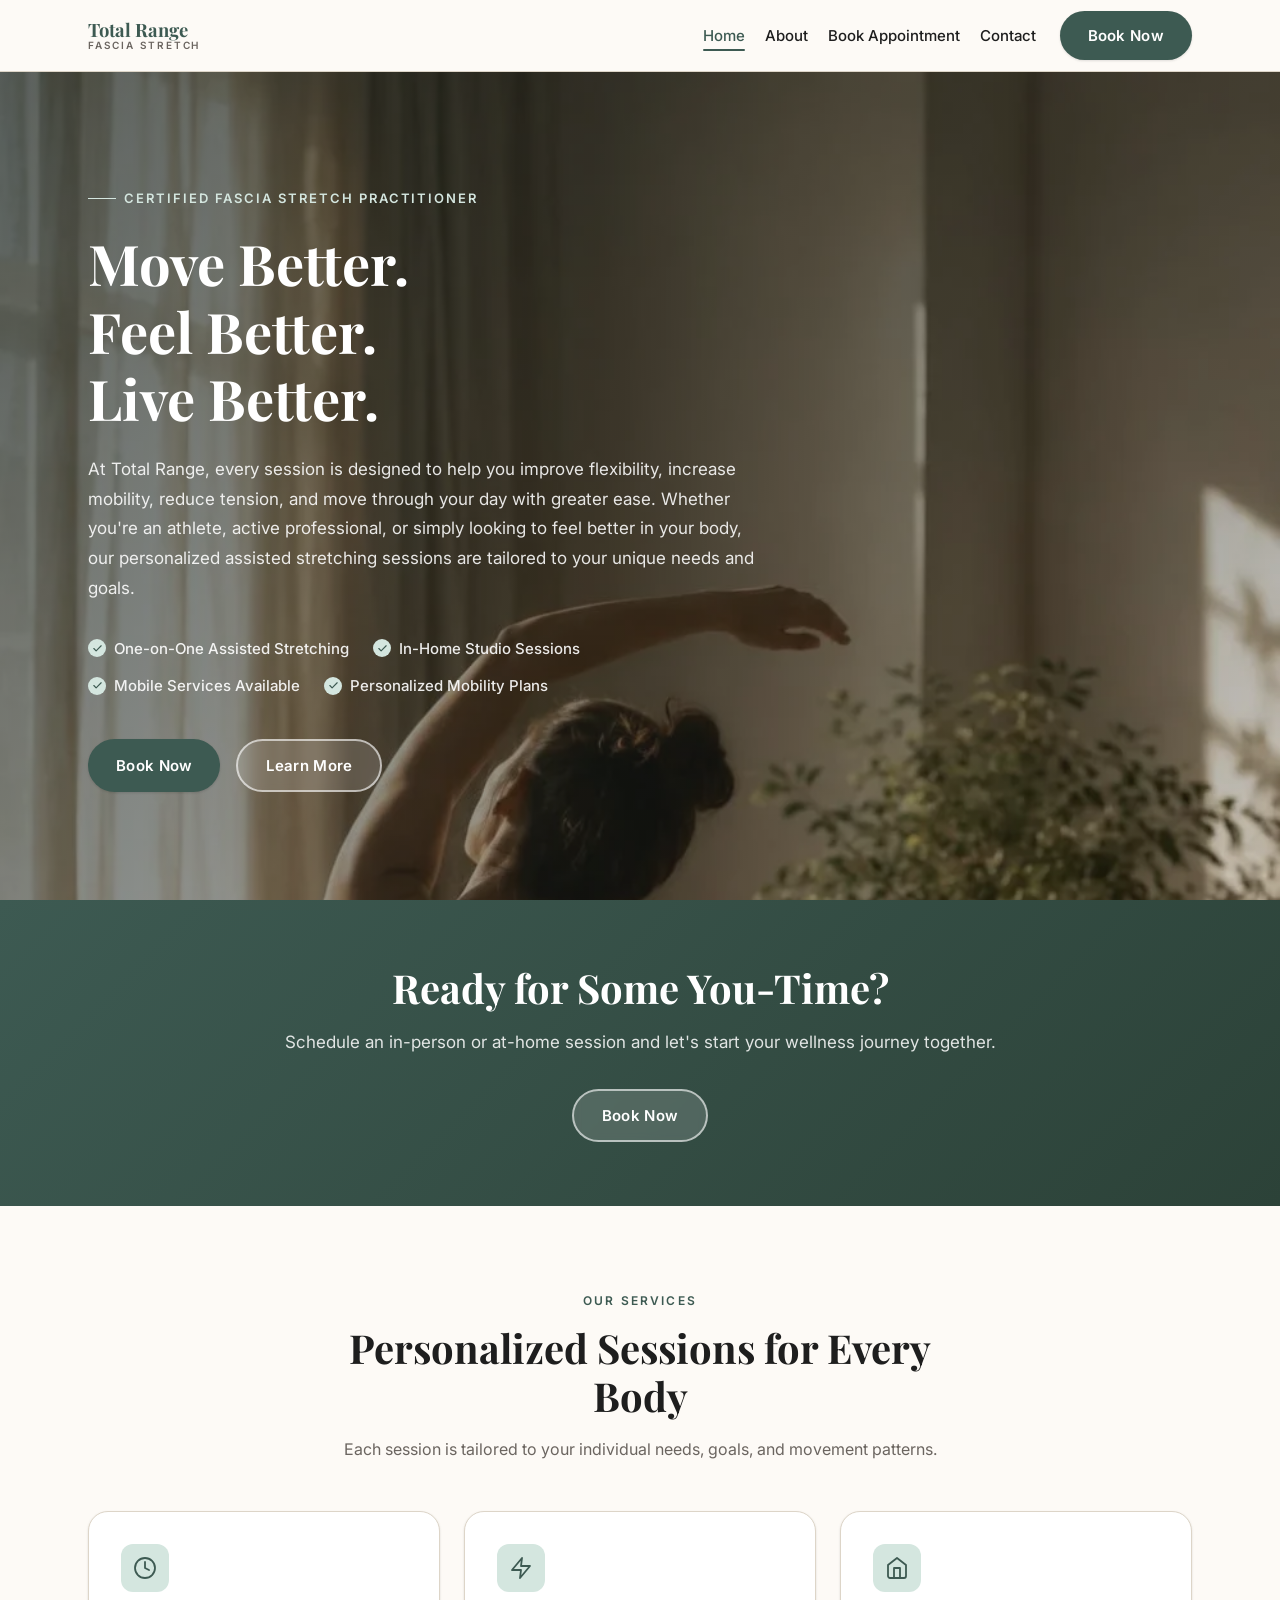
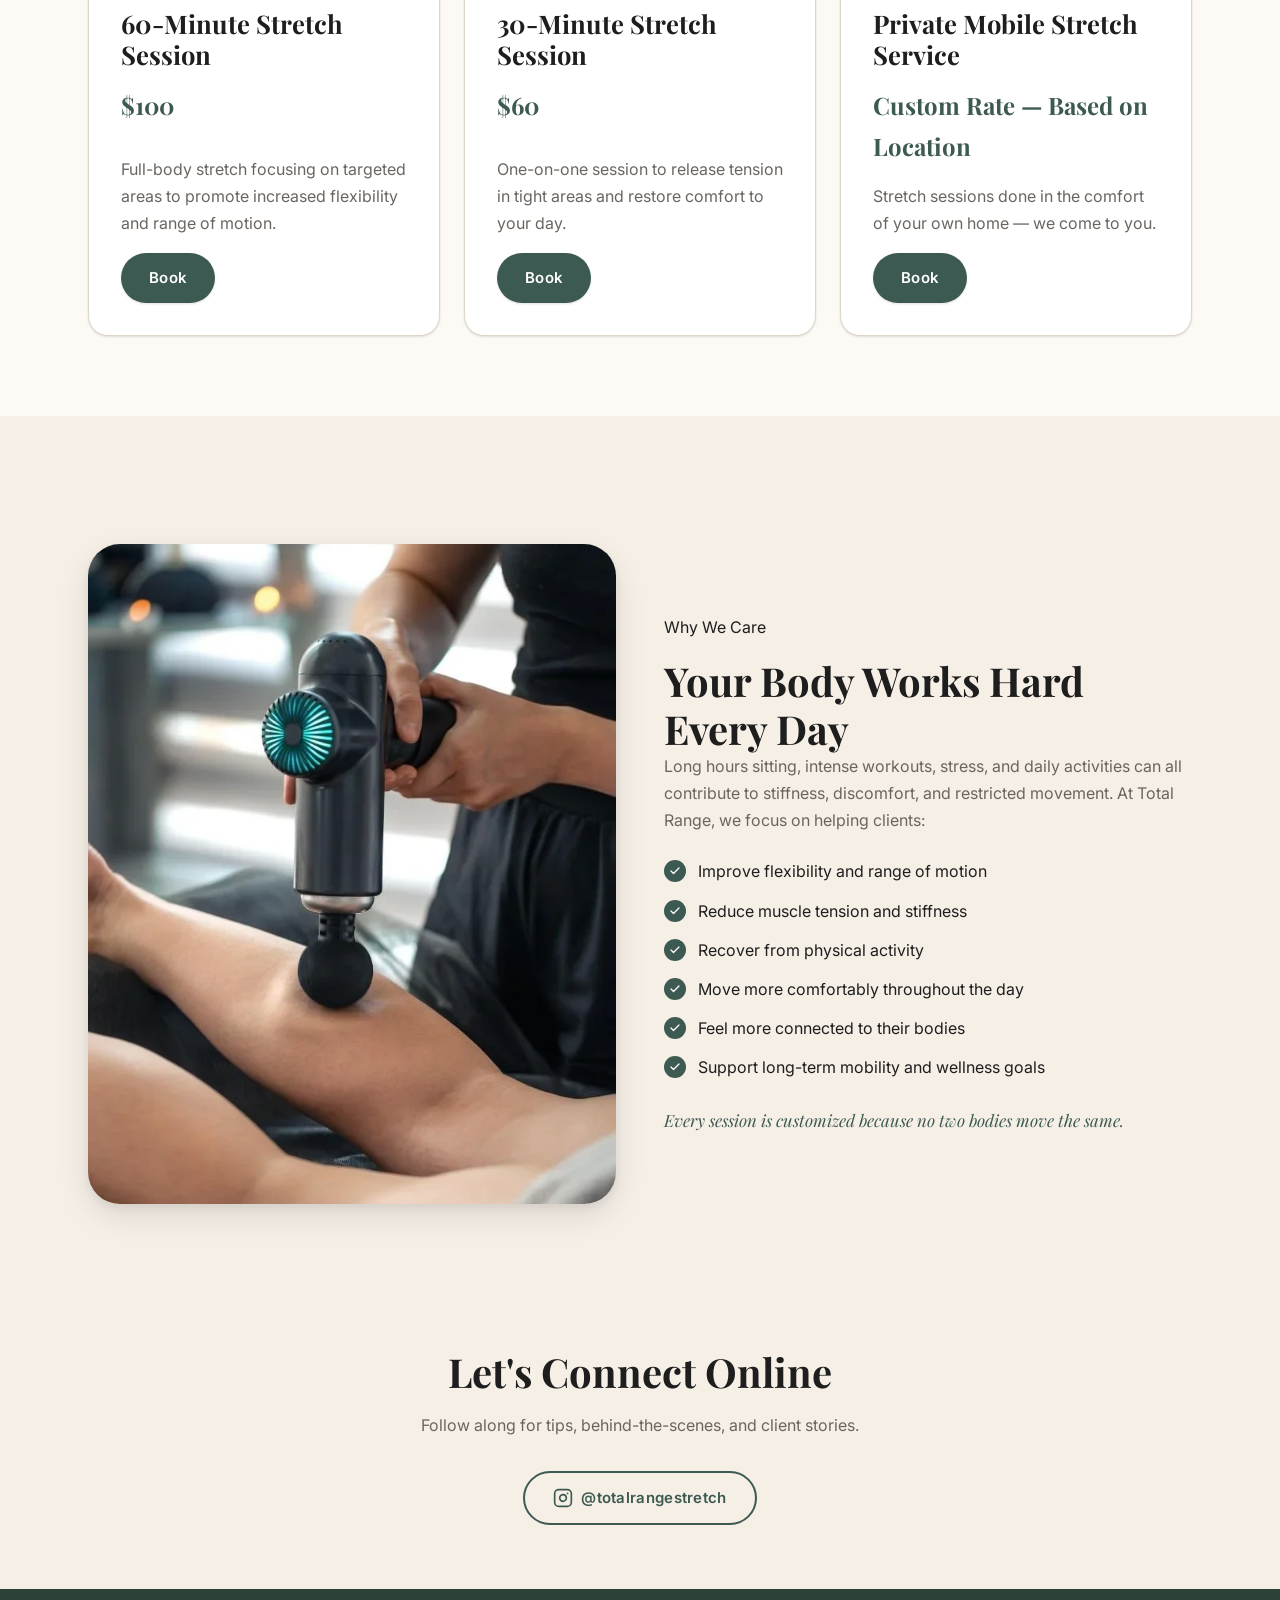
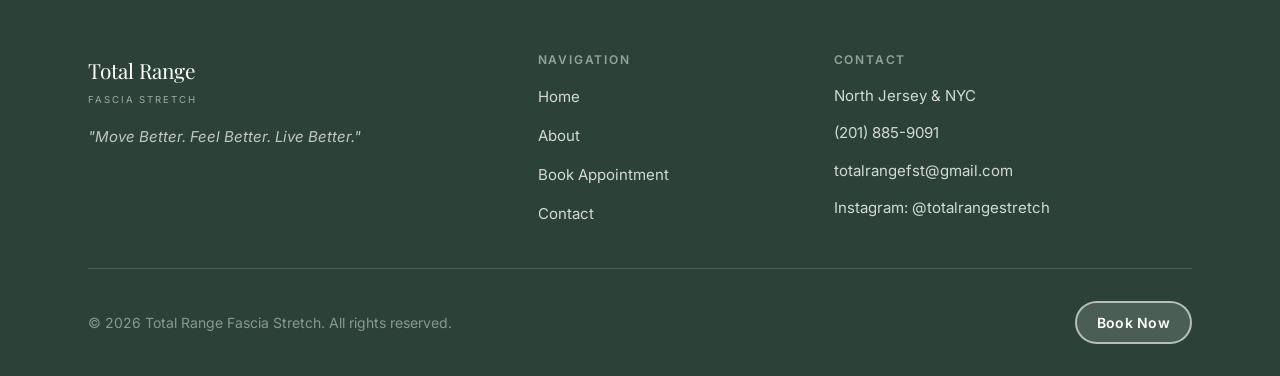
<file: index.html>
<!DOCTYPE html>
<html lang="en">
<head>
  <meta charset="UTF-8" />
  <meta name="viewport" content="width=device-width, initial-scale=1.0" />
  <title>Total Range Fascia Stretch | Move Better. Feel Better. Live Better.</title>
  <meta name="description" content="Total Range Fascia Stretch offers personalized one-on-one assisted stretching sessions in our home-based studio and as a mobile service. Improve flexibility, reduce tension, and move with ease." />

  <!-- Open Graph -->
  <meta property="og:type" content="website" />
  <meta property="og:url" content="https://www.totalrangefst.com/" />
  <meta property="og:title" content="Total Range Fascia Stretch | Move Better. Feel Better. Live Better." />
  <meta property="og:description" content="Personalized one-on-one assisted stretching. In-home studio and mobile sessions tailored to your unique needs and goals." />
  <meta property="og:image" content="https://www.totalrangefst.com/assets/images/IMG_0314.webp" />
  <meta property="og:image:alt" content="Assisted stretching session at Total Range Fascia Stretch" />

  <!-- Twitter Card -->
  <meta name="twitter:card" content="summary_large_image" />
  <meta name="twitter:title" content="Total Range Fascia Stretch | Move Better. Feel Better. Live Better." />
  <meta name="twitter:description" content="Personalized one-on-one assisted stretching. In-home studio and mobile sessions." />
  <meta name="twitter:image" content="https://www.totalrangefst.com/assets/images/IMG_0314.webp" />

  <!-- Favicon -->
  <link rel="icon" type="image/svg+xml" href="/assets/icons/favicon.svg" />

  <!-- Fonts -->
  <link rel="preconnect" href="https://fonts.googleapis.com" />
  <link rel="preconnect" href="https://fonts.gstatic.com" crossorigin />
  <link href="https://fonts.googleapis.com/css2?family=Inter:wght@400;500;600&family=Playfair+Display:ital,wght@0,400;0,700;1,400&display=swap" rel="stylesheet" />

  <!-- Styles -->
  <link rel="stylesheet" href="/css/styles.css" />

  <!-- JSON-LD LocalBusiness Schema -->
  <script type="application/ld+json">
  {
    "@context": "https://schema.org",
    "@type": "LocalBusiness",
    "name": "Total Range Fascia Stretch",
    "description": "Personalized one-on-one assisted stretching sessions to improve flexibility, increase mobility, and reduce tension. In-home studio and mobile services available.",
    "url": "https://www.totalrangefst.com",
    "telephone": "201-885-9091",
    "areaServed": "North Jersey & NYC",
    "sameAs": [
      "https://www.instagram.com/totalrangestretch"
    ],
    "priceRange": "$$",
    "openingHoursSpecification": []
  }
  </script>
</head>
<body>

  <!-- ==================== HEADER ==================== -->
  <header class="site-header" role="banner">
    <div class="container header-inner">
      <a href="/" class="site-logo" aria-label="Total Range Fascia Stretch — Home">
        <span class="wordmark-main">Total Range</span>
        <span class="wordmark-sub">Fascia Stretch</span>
      </a>

      <nav class="main-nav" aria-label="Main navigation">
        <ul class="nav-links">
          <li><a href="/" aria-current="page">Home</a></li>
          <li><a href="/about">About</a></li>
          <li><a href="/appointments">Book Appointment</a></li>
          <li><a href="/contact">Contact</a></li>
        </ul>
        <a href="/appointments" class="btn btn-primary" id="header-book-btn">Book Now</a>
      </nav>

      <button
        class="nav-toggle"
        id="nav-toggle"
        aria-label="Toggle navigation menu"
        aria-expanded="false"
        aria-controls="mobile-nav"
      >
        <span></span>
        <span></span>
        <span></span>
      </button>
    </div>
  </header>

  <!-- Mobile Nav -->
  <nav class="mobile-nav" id="mobile-nav" aria-label="Mobile navigation">
    <a href="/" aria-current="page">Home</a>
    <a href="/about">About</a>
    <a href="/appointments">Book Appointment</a>
    <a href="/contact">Contact</a>
    <a href="/appointments" class="btn btn-primary">Book Now</a>
  </nav>

  <main id="main-content">

    <!-- ==================== HERO ==================== -->
    <section class="hero" aria-label="Hero">
      <div class="hero-bg">
        <picture>
          <source srcset="/assets/images/IMG_0314.webp" type="image/webp" />
          <img
            src="/assets/images/IMG_0314.jpeg"
            alt="Certified fascia stretch practitioner guiding a client through an assisted stretch session"
            width="1600"
            height="1067"
            fetchpriority="high"
          />
        </picture>
      </div>
      <div class="container">
        <div class="hero-content">
          <p class="eyebrow">Certified Fascia Stretch Practitioner</p>
          <h1>Move Better.<br>Feel Better.<br>Live Better.</h1>
          <p class="hero-lead">
            At Total Range, every session is designed to help you improve flexibility, increase mobility, reduce tension, and move through your day with greater ease. Whether you're an athlete, active professional, or simply looking to feel better in your body, our personalized assisted stretching sessions are tailored to your unique needs and goals.
          </p>
          <ul class="hero-checklist" aria-label="What we offer">
            <li>One-on-One Assisted Stretching</li>
            <li>In-Home Studio Sessions</li>
            <li>Mobile Services Available</li>
            <li>Personalized Mobility Plans</li>
          </ul>
          <div class="hero-actions">
            <a href="/appointments" class="btn btn-primary" id="hero-book-btn">Book Now</a>
            <a href="/about" class="btn btn-ghost" id="hero-learn-btn">Learn More</a>
          </div>
        </div>
      </div>
    </section>

    <!-- ==================== CTA BAND ==================== -->
    <section class="cta-band" aria-label="Call to action">
      <div class="container">
        <h2 class="reveal">Ready for Some You-Time?</h2>
        <p class="reveal reveal-delay-1">
          Schedule an in-person or at-home session and let's start your wellness journey together.
        </p>
        <a href="/appointments" class="btn btn-ghost reveal reveal-delay-2" id="cta-band-book-btn">Book Now</a>
      </div>
    </section>

    <!-- ==================== SERVICES ==================== -->
    <section class="section" aria-labelledby="services-heading">
      <div class="container">
        <div class="section-header reveal">
          <span class="eyebrow">Our Services</span>
          <h2 id="services-heading">Personalized Sessions for Every Body</h2>
          <p>Each session is tailored to your individual needs, goals, and movement patterns.</p>
        </div>

        <div class="services-grid">

          <!-- Card 1 -->
          <article class="service-card reveal reveal-delay-1">
            <div class="service-card-icon" aria-hidden="true">
              <svg xmlns="http://www.w3.org/2000/svg" viewBox="0 0 24 24" fill="none" stroke-width="1.8" stroke-linecap="round" stroke-linejoin="round" aria-hidden="true">
                <circle cx="12" cy="12" r="10"/>
                <polyline points="12 6 12 12 16 14"/>
              </svg>
            </div>
            <h3>60-Minute Stretch Session</h3>
            <p class="price">$100</p>
            <p>Full-body stretch focusing on targeted areas to promote increased flexibility and range of motion.</p>
            <a href="/appointments" class="btn btn-primary" id="book-60min">Book</a>
          </article>

          <!-- Card 2 -->
          <article class="service-card reveal reveal-delay-2">
            <div class="service-card-icon" aria-hidden="true">
              <svg xmlns="http://www.w3.org/2000/svg" viewBox="0 0 24 24" fill="none" stroke-width="1.8" stroke-linecap="round" stroke-linejoin="round" aria-hidden="true">
                <path d="M13 2L3 14h9l-1 8 10-12h-9l1-8z"/>
              </svg>
            </div>
            <h3>30-Minute Stretch Session</h3>
            <p class="price">$60</p>
            <p>One-on-one session to release tension in tight areas and restore comfort to your day.</p>
            <a href="/appointments" class="btn btn-primary" id="book-30min">Book</a>
          </article>

          <!-- Card 3 -->
          <article class="service-card reveal reveal-delay-3">
            <div class="service-card-icon" aria-hidden="true">
              <svg xmlns="http://www.w3.org/2000/svg" viewBox="0 0 24 24" fill="none" stroke-width="1.8" stroke-linecap="round" stroke-linejoin="round" aria-hidden="true">
                <path d="M3 9l9-7 9 7v11a2 2 0 0 1-2 2H5a2 2 0 0 1-2-2z"/>
                <polyline points="9 22 9 12 15 12 15 22"/>
              </svg>
            </div>
            <h3>Private Mobile Stretch Service</h3>
            <p class="price">Custom Rate — Based on Location</p>
            <p>Stretch sessions done in the comfort of your own home — we come to you.</p>
            <a href="/appointments" class="btn btn-primary" id="book-mobile">Book</a>
          </article>

        </div>
      </div>
    </section>

    <!-- ==================== WHY WE CARE ==================== -->
    <section class="section section--alt" aria-labelledby="why-heading">
      <div class="container">
        <div class="why-grid">

          <div class="why-image reveal">
            <picture>
              <source srcset="/assets/images/IMG_0315.webp" type="image/webp" />
              <img
                src="/assets/images/IMG_0315.jpeg"
                alt="Close-up of a practitioner supporting a client's leg during an assisted stretch"
                width="800"
                height="1000"
                loading="lazy"
              />
            </picture>
          </div>

          <div class="why-content reveal reveal-delay-1">
            <span class="section-header eyebrow" style="text-align:left;margin-bottom:1rem;display:block;">Why We Care</span>
            <h2 id="why-heading">Your Body Works Hard Every Day</h2>
            <p class="intro-text">
              Long hours sitting, intense workouts, stress, and daily activities can all contribute to stiffness, discomfort, and restricted movement. At Total Range, we focus on helping clients:
            </p>
            <ul class="why-list" aria-label="Benefits of stretching">
              <li>Improve flexibility and range of motion</li>
              <li>Reduce muscle tension and stiffness</li>
              <li>Recover from physical activity</li>
              <li>Move more comfortably throughout the day</li>
              <li>Feel more connected to their bodies</li>
              <li>Support long-term mobility and wellness goals</li>
            </ul>
            <p class="why-closing">Every session is customized because no two bodies move the same.</p>
          </div>

        </div>
      </div>
    </section>

    <!-- ==================== INSTAGRAM ==================== -->
    <section class="instagram-section" aria-labelledby="instagram-heading">
      <div class="container">
        <h2 id="instagram-heading" class="reveal">Let's Connect Online</h2>
        <p class="reveal reveal-delay-1">Follow along for tips, behind-the-scenes, and client stories.</p>
        <a
          href="https://www.instagram.com/totalrangestretch"
          class="btn btn-secondary instagram-icon reveal reveal-delay-2"
          id="instagram-link-home"
          target="_blank"
          rel="noopener noreferrer"
          aria-label="Follow Total Range Fascia Stretch on Instagram (opens in new tab)"
        >
          <svg xmlns="http://www.w3.org/2000/svg" width="20" height="20" viewBox="0 0 24 24" fill="none" stroke="currentColor" stroke-width="2" stroke-linecap="round" stroke-linejoin="round" aria-hidden="true">
            <rect x="2" y="2" width="20" height="20" rx="5" ry="5"/>
            <path d="M16 11.37A4 4 0 1 1 12.63 8 4 4 0 0 1 16 11.37z"/>
            <line x1="17.5" y1="6.5" x2="17.51" y2="6.5"/>
          </svg>
          @totalrangestretch
        </a>
      </div>
    </section>

  </main>

  <!-- ==================== FOOTER ==================== -->
  <footer class="site-footer" role="contentinfo">
    <div class="container">
      <div class="footer-grid">

        <div class="footer-brand">
          <span class="wordmark-main">Total Range</span>
          <span class="wordmark-sub">Fascia Stretch</span>
          <p class="tagline">"Move Better. Feel Better. Live Better."</p>
        </div>

        <nav class="footer-nav" aria-label="Footer navigation">
          <h4>Navigation</h4>
          <ul>
            <li><a href="/">Home</a></li>
            <li><a href="/about">About</a></li>
            <li><a href="/appointments">Book Appointment</a></li>
            <li><a href="/contact">Contact</a></li>
          </ul>
        </nav>

        <div class="footer-contact">
          <h4>Contact</h4>
          <address>
            <span>North Jersey &amp; NYC</span>
            <a href="tel:2018859091">(201) 885-9091</a>
            <a href="mailto:totalrangefst@gmail.com">totalrangefst@gmail.com</a>
            <a
              href="https://www.instagram.com/totalrangestretch"
              target="_blank"
              rel="noopener noreferrer"
              aria-label="Instagram (opens in new tab)"
            >Instagram: @totalrangestretch</a>
          </address>
        </div>

      </div>

      <div class="footer-bottom">
        <p>&copy; <span id="copyright-year">2025</span> Total Range Fascia Stretch. All rights reserved.</p>
        <a href="/appointments" class="btn btn-ghost" style="padding: 0.5rem 1.25rem; font-size:0.875rem;" id="footer-book-btn">Book Now</a>
      </div>
    </div>
  </footer>

  <script src="/js/main.js"></script>
</body>
</html>
</file>
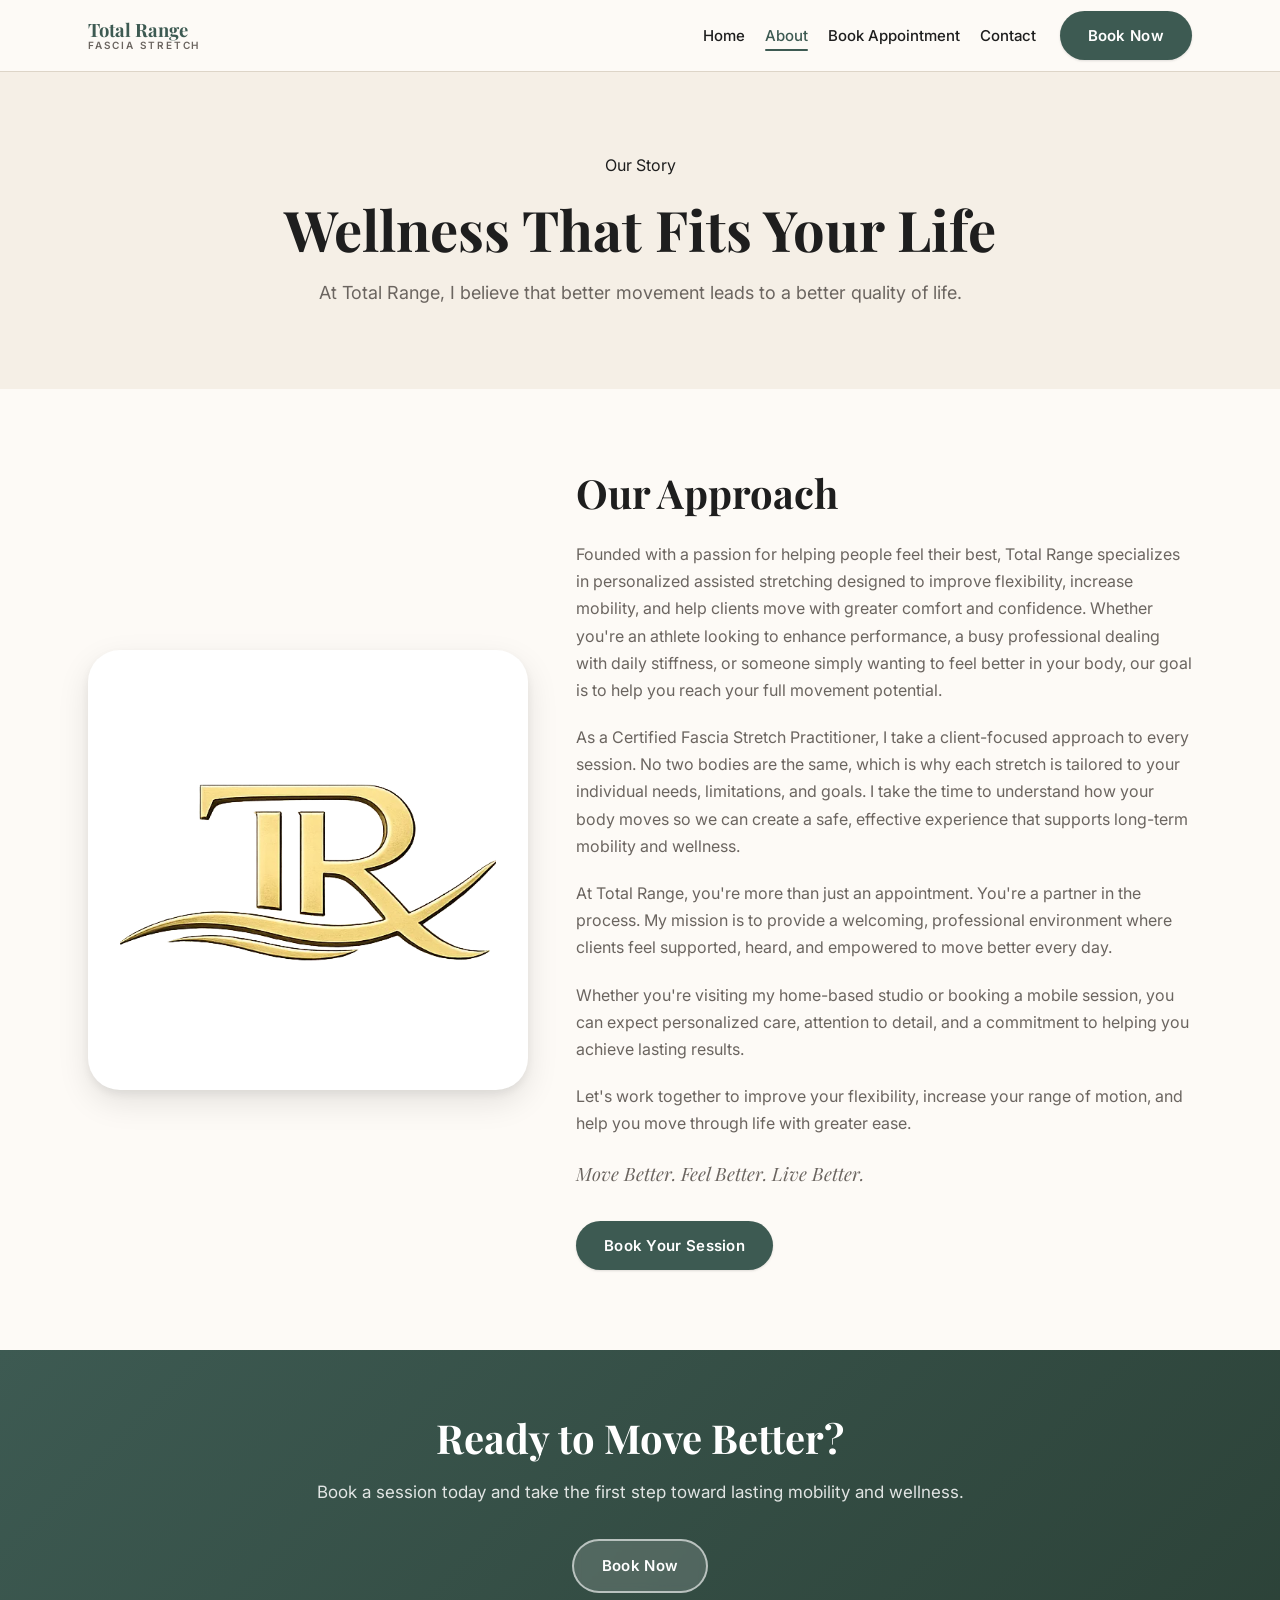
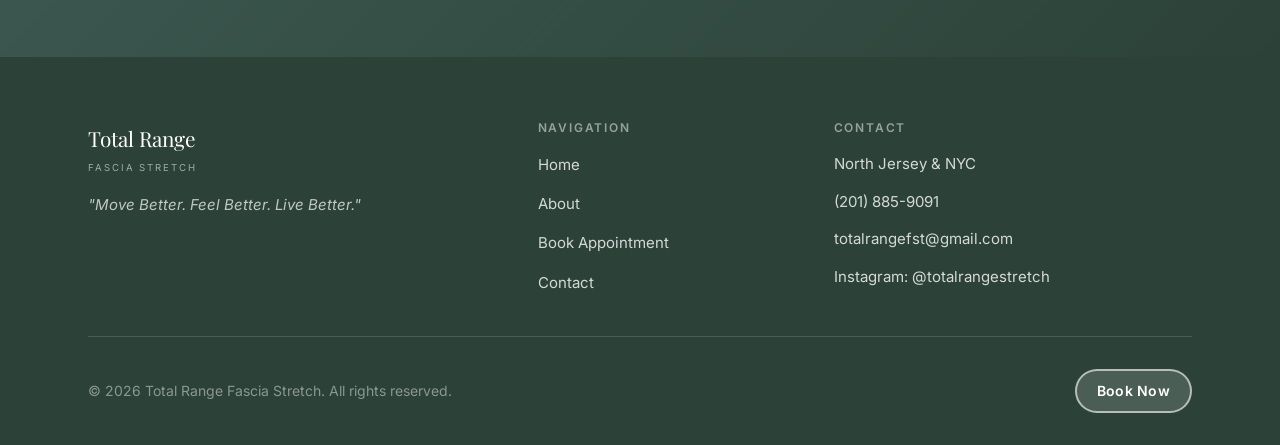
<file: about/index.html>
<!DOCTYPE html>
<html lang="en">
<head>
  <meta charset="UTF-8" />
  <meta name="viewport" content="width=device-width, initial-scale=1.0" />
  <title>About | Total Range Fascia Stretch</title>
  <meta name="description" content="Learn about Total Range Fascia Stretch — a certified fascia stretch practitioner dedicated to helping you improve flexibility, mobility, and quality of life through personalized assisted stretching." />

  <!-- Open Graph -->
  <meta property="og:type" content="website" />
  <meta property="og:url" content="https://www.totalrangefst.com/about" />
  <meta property="og:title" content="About | Total Range Fascia Stretch" />
  <meta property="og:description" content="Certified Fascia Stretch Practitioner offering personalized, client-focused sessions in a home-based studio and as a mobile service." />
  <meta property="og:image" content="https://www.totalrangefst.com/assets/images/IMG_0314.webp" />

  <!-- Twitter Card -->
  <meta name="twitter:card" content="summary_large_image" />
  <meta name="twitter:title" content="About | Total Range Fascia Stretch" />
  <meta name="twitter:description" content="Certified Fascia Stretch Practitioner offering personalized assisted stretching." />
  <meta name="twitter:image" content="https://www.totalrangefst.com/assets/images/IMG_0314.webp" />

  <link rel="icon" type="image/svg+xml" href="/assets/icons/favicon.svg" />
  <link rel="preconnect" href="https://fonts.googleapis.com" />
  <link rel="preconnect" href="https://fonts.gstatic.com" crossorigin />
  <link href="https://fonts.googleapis.com/css2?family=Inter:wght@400;500;600&family=Playfair+Display:ital,wght@0,400;0,700;1,400&display=swap" rel="stylesheet" />
  <link rel="stylesheet" href="/css/styles.css" />
</head>
<body>

  <!-- ==================== HEADER ==================== -->
  <header class="site-header" role="banner">
    <div class="container header-inner">
      <a href="/" class="site-logo" aria-label="Total Range Fascia Stretch — Home">
        <span class="wordmark-main">Total Range</span>
        <span class="wordmark-sub">Fascia Stretch</span>
      </a>
      <nav class="main-nav" aria-label="Main navigation">
        <ul class="nav-links">
          <li><a href="/">Home</a></li>
          <li><a href="/about">About</a></li>
          <li><a href="/appointments">Book Appointment</a></li>
          <li><a href="/contact">Contact</a></li>
        </ul>
        <a href="/appointments" class="btn btn-primary" id="header-book-btn">Book Now</a>
      </nav>
      <button class="nav-toggle" id="nav-toggle" aria-label="Toggle navigation menu" aria-expanded="false" aria-controls="mobile-nav">
        <span></span><span></span><span></span>
      </button>
    </div>
  </header>

  <nav class="mobile-nav" id="mobile-nav" aria-label="Mobile navigation">
    <a href="/">Home</a>
    <a href="/about">About</a>
    <a href="/appointments">Book Appointment</a>
    <a href="/contact">Contact</a>
    <a href="/appointments" class="btn btn-primary">Book Now</a>
  </nav>

  <main id="main-content">

    <!-- ==================== ABOUT HERO ==================== -->
    <section class="about-hero" aria-label="Page header">
      <div class="container">
        <span class="section-header eyebrow" style="display:block;margin-bottom:1rem;">Our Story</span>
        <h1>Wellness That Fits Your Life</h1>
        <p class="subtitle">At Total Range, I believe that better movement leads to a better quality of life.</p>
      </div>
    </section>

    <!-- ==================== ABOUT BODY ==================== -->
    <section class="section" aria-labelledby="about-story-heading">
      <div class="container">
        <div class="about-grid">

          <div class="about-image reveal">
            <picture>
              <source srcset="/assets/images/IMG_0310.webp" type="image/webp" />
              <img
                src="/assets/images/IMG_0310.png"
                alt="Total Range Fascia Stretch practitioner in the studio, ready to welcome clients"
                width="900"
                height="1200"
                loading="lazy"
              />
            </picture>
          </div>

          <div class="about-content reveal reveal-delay-1">
            <h2 id="about-story-heading" style="margin-bottom:1.5rem;">Our Approach</h2>
            <p>
              Founded with a passion for helping people feel their best, Total Range specializes in personalized assisted stretching designed to improve flexibility, increase mobility, and help clients move with greater comfort and confidence. Whether you're an athlete looking to enhance performance, a busy professional dealing with daily stiffness, or someone simply wanting to feel better in your body, our goal is to help you reach your full movement potential.
            </p>
            <p>
              As a Certified Fascia Stretch Practitioner, I take a client-focused approach to every session. No two bodies are the same, which is why each stretch is tailored to your individual needs, limitations, and goals. I take the time to understand how your body moves so we can create a safe, effective experience that supports long-term mobility and wellness.
            </p>
            <p>
              At Total Range, you're more than just an appointment. You're a partner in the process. My mission is to provide a welcoming, professional environment where clients feel supported, heard, and empowered to move better every day.
            </p>
            <p>
              Whether you're visiting my home-based studio or booking a mobile session, you can expect personalized care, attention to detail, and a commitment to helping you achieve lasting results.
            </p>
            <p>
              Let's work together to improve your flexibility, increase your range of motion, and help you move through life with greater ease.
            </p>
            <p class="about-closing">Move Better. Feel Better. Live Better.</p>
            <a href="/appointments" class="btn btn-primary" id="about-book-btn">Book Your Session</a>
          </div>

        </div>
      </div>
    </section>

    <!-- ==================== CTA BAND ==================== -->
    <section class="cta-band" aria-label="Call to action">
      <div class="container">
        <h2 class="reveal">Ready to Move Better?</h2>
        <p class="reveal reveal-delay-1">Book a session today and take the first step toward lasting mobility and wellness.</p>
        <a href="/appointments" class="btn btn-ghost reveal reveal-delay-2" id="about-cta-book-btn">Book Now</a>
      </div>
    </section>

  </main>

  <!-- ==================== FOOTER ==================== -->
  <footer class="site-footer" role="contentinfo">
    <div class="container">
      <div class="footer-grid">
        <div class="footer-brand">
          <span class="wordmark-main">Total Range</span>
          <span class="wordmark-sub">Fascia Stretch</span>
          <p class="tagline">"Move Better. Feel Better. Live Better."</p>
        </div>
        <nav class="footer-nav" aria-label="Footer navigation">
          <h4>Navigation</h4>
          <ul>
            <li><a href="/">Home</a></li>
            <li><a href="/about">About</a></li>
            <li><a href="/appointments">Book Appointment</a></li>
            <li><a href="/contact">Contact</a></li>
          </ul>
        </nav>
        <div class="footer-contact">
          <h4>Contact</h4>
          <address>
            <span>North Jersey &amp; NYC</span>
            <a href="tel:2018859091">(201) 885-9091</a>
            <a href="mailto:totalrangefst@gmail.com">totalrangefst@gmail.com</a>
            <a href="https://www.instagram.com/totalrangestretch" target="_blank" rel="noopener noreferrer" aria-label="Instagram (opens in new tab)">Instagram: @totalrangestretch</a>
          </address>
        </div>
      </div>
      <div class="footer-bottom">
        <p>&copy; <span id="copyright-year">2025</span> Total Range Fascia Stretch. All rights reserved.</p>
        <a href="/appointments" class="btn btn-ghost" style="padding:0.5rem 1.25rem;font-size:0.875rem;" id="footer-book-btn">Book Now</a>
      </div>
    </div>
  </footer>

  <script src="/js/main.js"></script>
</body>
</html>
</file>
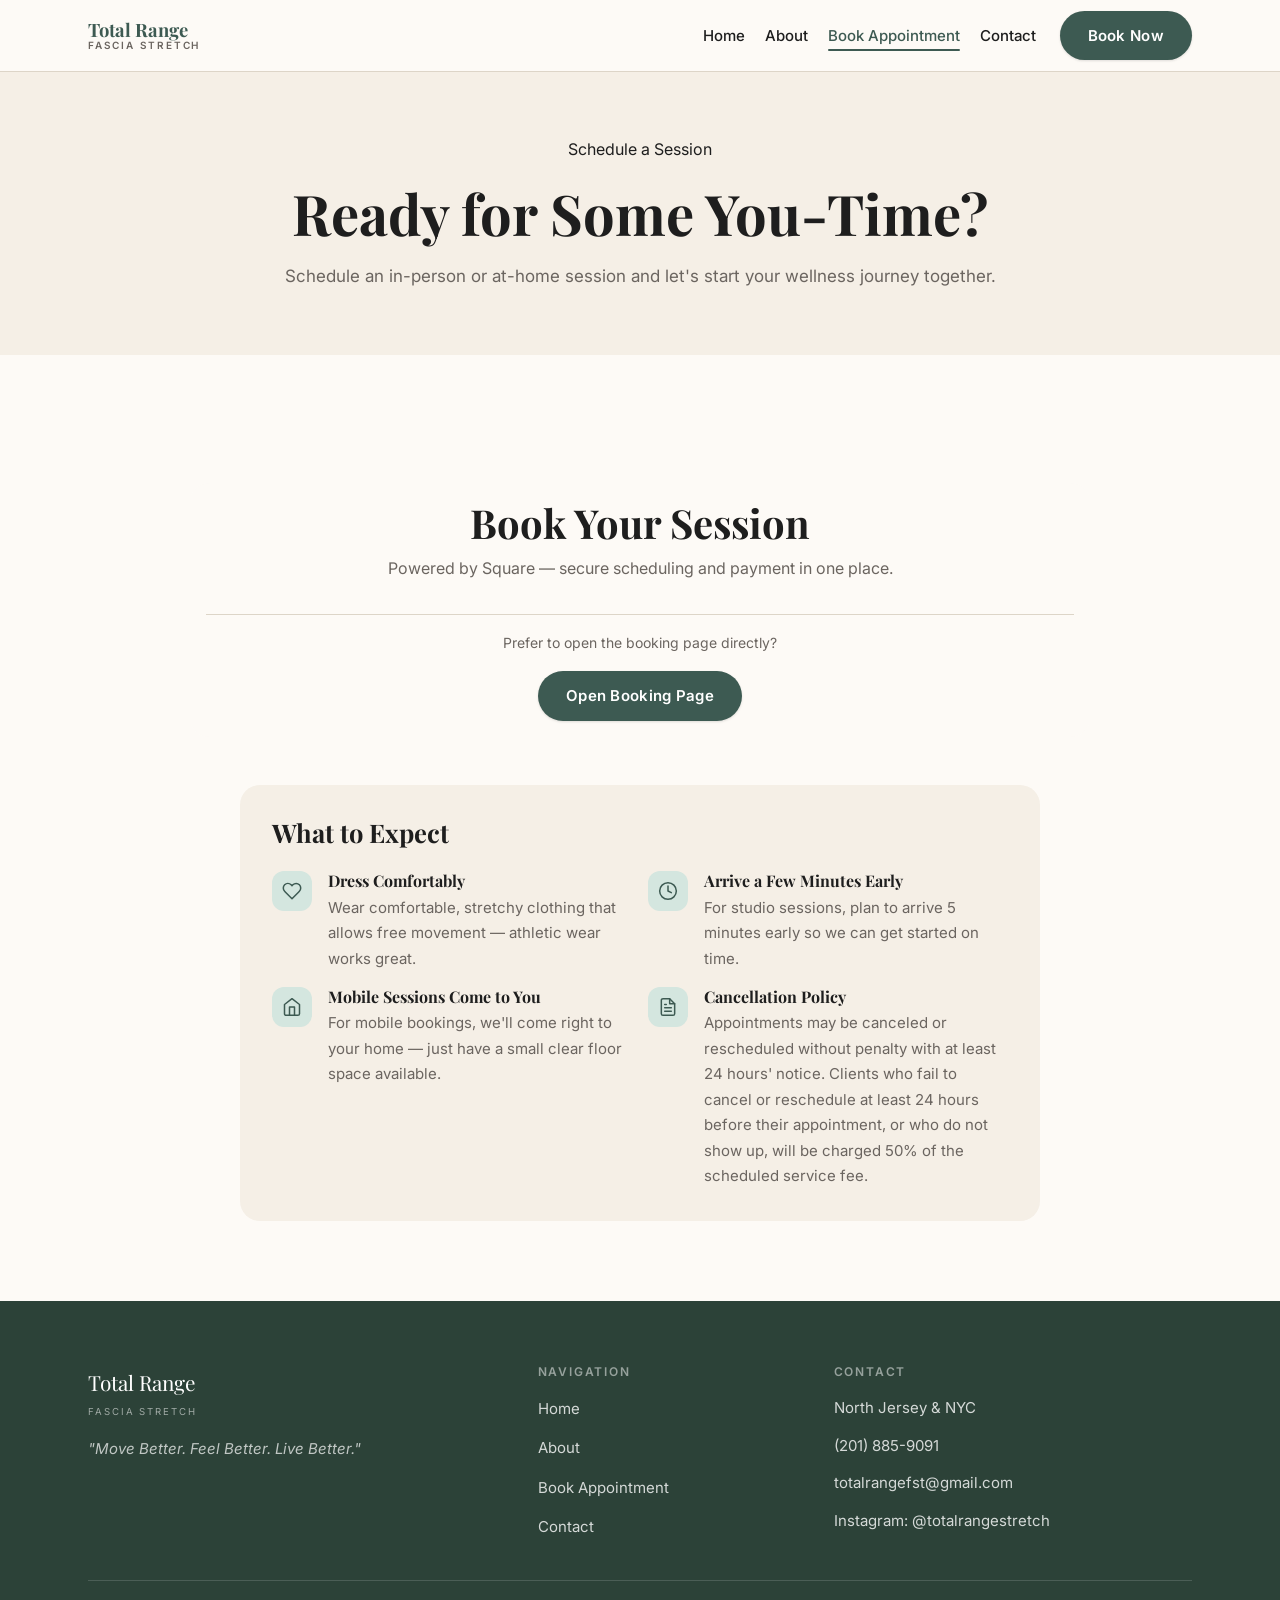
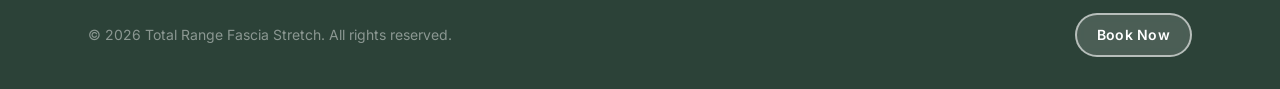
<file: appointments/index.html>
<!DOCTYPE html>
<html lang="en">
<head>
  <meta charset="UTF-8" />
  <meta name="viewport" content="width=device-width, initial-scale=1.0" />
  <title>Book an Appointment | Total Range Fascia Stretch</title>
  <meta name="description" content="Book your personalized fascia stretch session with Total Range. Choose from 60-minute, 30-minute, or private mobile sessions. In-studio or we come to you." />

  <!-- Open Graph -->
  <meta property="og:type" content="website" />
  <meta property="og:url" content="https://www.totalrangefst.com/appointments" />
  <meta property="og:title" content="Book an Appointment | Total Range Fascia Stretch" />
  <meta property="og:description" content="Schedule your personalized assisted stretching session — in-studio or mobile." />
  <meta property="og:image" content="https://www.totalrangefst.com/assets/images/IMG_0314.webp" />

  <!-- Twitter Card -->
  <meta name="twitter:card" content="summary_large_image" />
  <meta name="twitter:title" content="Book an Appointment | Total Range Fascia Stretch" />
  <meta name="twitter:description" content="Schedule your personalized assisted stretching session." />
  <meta name="twitter:image" content="https://www.totalrangefst.com/assets/images/IMG_0314.webp" />

  <link rel="icon" type="image/svg+xml" href="/assets/icons/favicon.svg" />
  <link rel="preconnect" href="https://fonts.googleapis.com" />
  <link rel="preconnect" href="https://fonts.gstatic.com" crossorigin />
  <link href="https://fonts.googleapis.com/css2?family=Inter:wght@400;500;600&family=Playfair+Display:ital,wght@0,400;0,700;1,400&display=swap" rel="stylesheet" />
  <link rel="stylesheet" href="/css/styles.css" />
</head>
<body>

  <!-- ==================== HEADER ==================== -->
  <header class="site-header" role="banner">
    <div class="container header-inner">
      <a href="/" class="site-logo" aria-label="Total Range Fascia Stretch — Home">
        <span class="wordmark-main">Total Range</span>
        <span class="wordmark-sub">Fascia Stretch</span>
      </a>
      <nav class="main-nav" aria-label="Main navigation">
        <ul class="nav-links">
          <li><a href="/">Home</a></li>
          <li><a href="/about">About</a></li>
          <li><a href="/appointments">Book Appointment</a></li>
          <li><a href="/contact">Contact</a></li>
        </ul>
        <a href="/appointments" class="btn btn-primary" id="header-book-btn">Book Now</a>
      </nav>
      <button class="nav-toggle" id="nav-toggle" aria-label="Toggle navigation menu" aria-expanded="false" aria-controls="mobile-nav">
        <span></span><span></span><span></span>
      </button>
    </div>
  </header>

  <nav class="mobile-nav" id="mobile-nav" aria-label="Mobile navigation">
    <a href="/">Home</a>
    <a href="/about">About</a>
    <a href="/appointments">Book Appointment</a>
    <a href="/contact">Contact</a>
    <a href="/appointments" class="btn btn-primary">Book Now</a>
  </nav>

  <main id="main-content">

    <!-- ==================== APPT HERO ==================== -->
    <section class="appt-hero" aria-label="Page header">
      <div class="container">
        <span class="section-header eyebrow" style="display:block;margin-bottom:1rem;">Schedule a Session</span>
        <h1>Ready for Some You-Time?</h1>
        <p>Schedule an in-person or at-home session and let's start your wellness journey together.</p>
      </div>
    </section>

    <!-- ==================== BOOKING WIDGET ==================== -->
    <section class="section" aria-labelledby="booking-heading">
      <div class="container">

        <div class="booking-container reveal">
          <h2 id="booking-heading" style="margin-bottom:0.5rem;">Book Your Session</h2>
          <p style="color:var(--color-text-muted);margin-bottom:2rem;max-width:100%;">Powered by Square — secure scheduling and payment in one place.</p>

          <div class="booking-embed-slot" id="square-booking-embed" aria-label="Square booking widget loading area">
            <!-- Start Square Appointments Embed Code --><script src='https://square.site/appointments/buyer/widget/a9eq51ekjvi2yw/L6YHS4KDFSZ7S.js'></script><!-- End Square Appointments Embed Code -->
          </div>

          <div class="booking-fallback">
            <p>Prefer to open the booking page directly?</p>
            <a
              href="https://book.squareup.com/appointments/a9eq51ekjvi2yw/location/L6YHS4KDFSZ7S/services"
              class="btn btn-primary"
              id="square-fallback-btn"
              target="_blank"
              rel="noopener noreferrer"
              aria-label="Open Square booking page in a new tab"
            >
              Open Booking Page
            </a>
          </div>
        </div>

        <!-- ==================== WHAT TO EXPECT ==================== -->
        <div class="what-to-expect reveal reveal-delay-1" aria-labelledby="expect-heading">
          <h3 id="expect-heading">What to Expect</h3>
          <div class="expect-items">

            <div class="expect-item">
              <div class="expect-item-icon" aria-hidden="true">
                <svg xmlns="http://www.w3.org/2000/svg" viewBox="0 0 24 24" fill="none" stroke-width="1.8" stroke-linecap="round" stroke-linejoin="round">
                  <path d="M20.84 4.61a5.5 5.5 0 0 0-7.78 0L12 5.67l-1.06-1.06a5.5 5.5 0 0 0-7.78 7.78l1.06 1.06L12 21.23l7.78-7.78 1.06-1.06a5.5 5.5 0 0 0 0-7.78z"/>
                </svg>
              </div>
              <div class="expect-item-text">
                <h4>Dress Comfortably</h4>
                <p>Wear comfortable, stretchy clothing that allows free movement — athletic wear works great.</p>
              </div>
            </div>

            <div class="expect-item">
              <div class="expect-item-icon" aria-hidden="true">
                <svg xmlns="http://www.w3.org/2000/svg" viewBox="0 0 24 24" fill="none" stroke-width="1.8" stroke-linecap="round" stroke-linejoin="round">
                  <circle cx="12" cy="12" r="10"/>
                  <polyline points="12 6 12 12 16 14"/>
                </svg>
              </div>
              <div class="expect-item-text">
                <h4>Arrive a Few Minutes Early</h4>
                <p>For studio sessions, plan to arrive 5 minutes early so we can get started on time.</p>
              </div>
            </div>

            <div class="expect-item">
              <div class="expect-item-icon" aria-hidden="true">
                <svg xmlns="http://www.w3.org/2000/svg" viewBox="0 0 24 24" fill="none" stroke-width="1.8" stroke-linecap="round" stroke-linejoin="round">
                  <path d="M3 9l9-7 9 7v11a2 2 0 0 1-2 2H5a2 2 0 0 1-2-2z"/>
                  <polyline points="9 22 9 12 15 12 15 22"/>
                </svg>
              </div>
              <div class="expect-item-text">
                <h4>Mobile Sessions Come to You</h4>
                <p>For mobile bookings, we'll come right to your home — just have a small clear floor space available.</p>
              </div>
            </div>

            <div class="expect-item">
              <div class="expect-item-icon" aria-hidden="true">
                <svg xmlns="http://www.w3.org/2000/svg" viewBox="0 0 24 24" fill="none" stroke-width="1.8" stroke-linecap="round" stroke-linejoin="round">
                  <path d="M14 2H6a2 2 0 0 0-2 2v16a2 2 0 0 0 2 2h12a2 2 0 0 0 2-2V8z"/>
                  <polyline points="14 2 14 8 20 8"/>
                  <line x1="16" y1="13" x2="8" y2="13"/>
                  <line x1="16" y1="17" x2="8" y2="17"/>
                  <polyline points="10 9 9 9 8 9"/>
                </svg>
              </div>
              <div class="expect-item-text">
                <h4>Cancellation Policy</h4>
                <p>Appointments may be canceled or rescheduled without penalty with at least 24 hours' notice. Clients who fail to cancel or reschedule at least 24 hours before their appointment, or who do not show up, will be charged 50% of the scheduled service fee.</p>
              </div>
            </div>

          </div>
        </div>

      </div>
    </section>

  </main>

  <!-- ==================== FOOTER ==================== -->
  <footer class="site-footer" role="contentinfo">
    <div class="container">
      <div class="footer-grid">
        <div class="footer-brand">
          <span class="wordmark-main">Total Range</span>
          <span class="wordmark-sub">Fascia Stretch</span>
          <p class="tagline">"Move Better. Feel Better. Live Better."</p>
        </div>
        <nav class="footer-nav" aria-label="Footer navigation">
          <h4>Navigation</h4>
          <ul>
            <li><a href="/">Home</a></li>
            <li><a href="/about">About</a></li>
            <li><a href="/appointments">Book Appointment</a></li>
            <li><a href="/contact">Contact</a></li>
          </ul>
        </nav>
        <div class="footer-contact">
          <h4>Contact</h4>
          <address>
            <span>North Jersey &amp; NYC</span>
            <a href="tel:2018859091">(201) 885-9091</a>
            <a href="mailto:totalrangefst@gmail.com">totalrangefst@gmail.com</a>
            <a href="https://www.instagram.com/totalrangestretch" target="_blank" rel="noopener noreferrer" aria-label="Instagram (opens in new tab)">Instagram: @totalrangestretch</a>
          </address>
        </div>
      </div>
      <div class="footer-bottom">
        <p>&copy; <span id="copyright-year">2025</span> Total Range Fascia Stretch. All rights reserved.</p>
        <a href="/appointments" class="btn btn-ghost" style="padding:0.5rem 1.25rem;font-size:0.875rem;" id="footer-book-btn">Book Now</a>
      </div>
    </div>
  </footer>

  <script src="/js/main.js"></script>
</body>
</html>
</file>
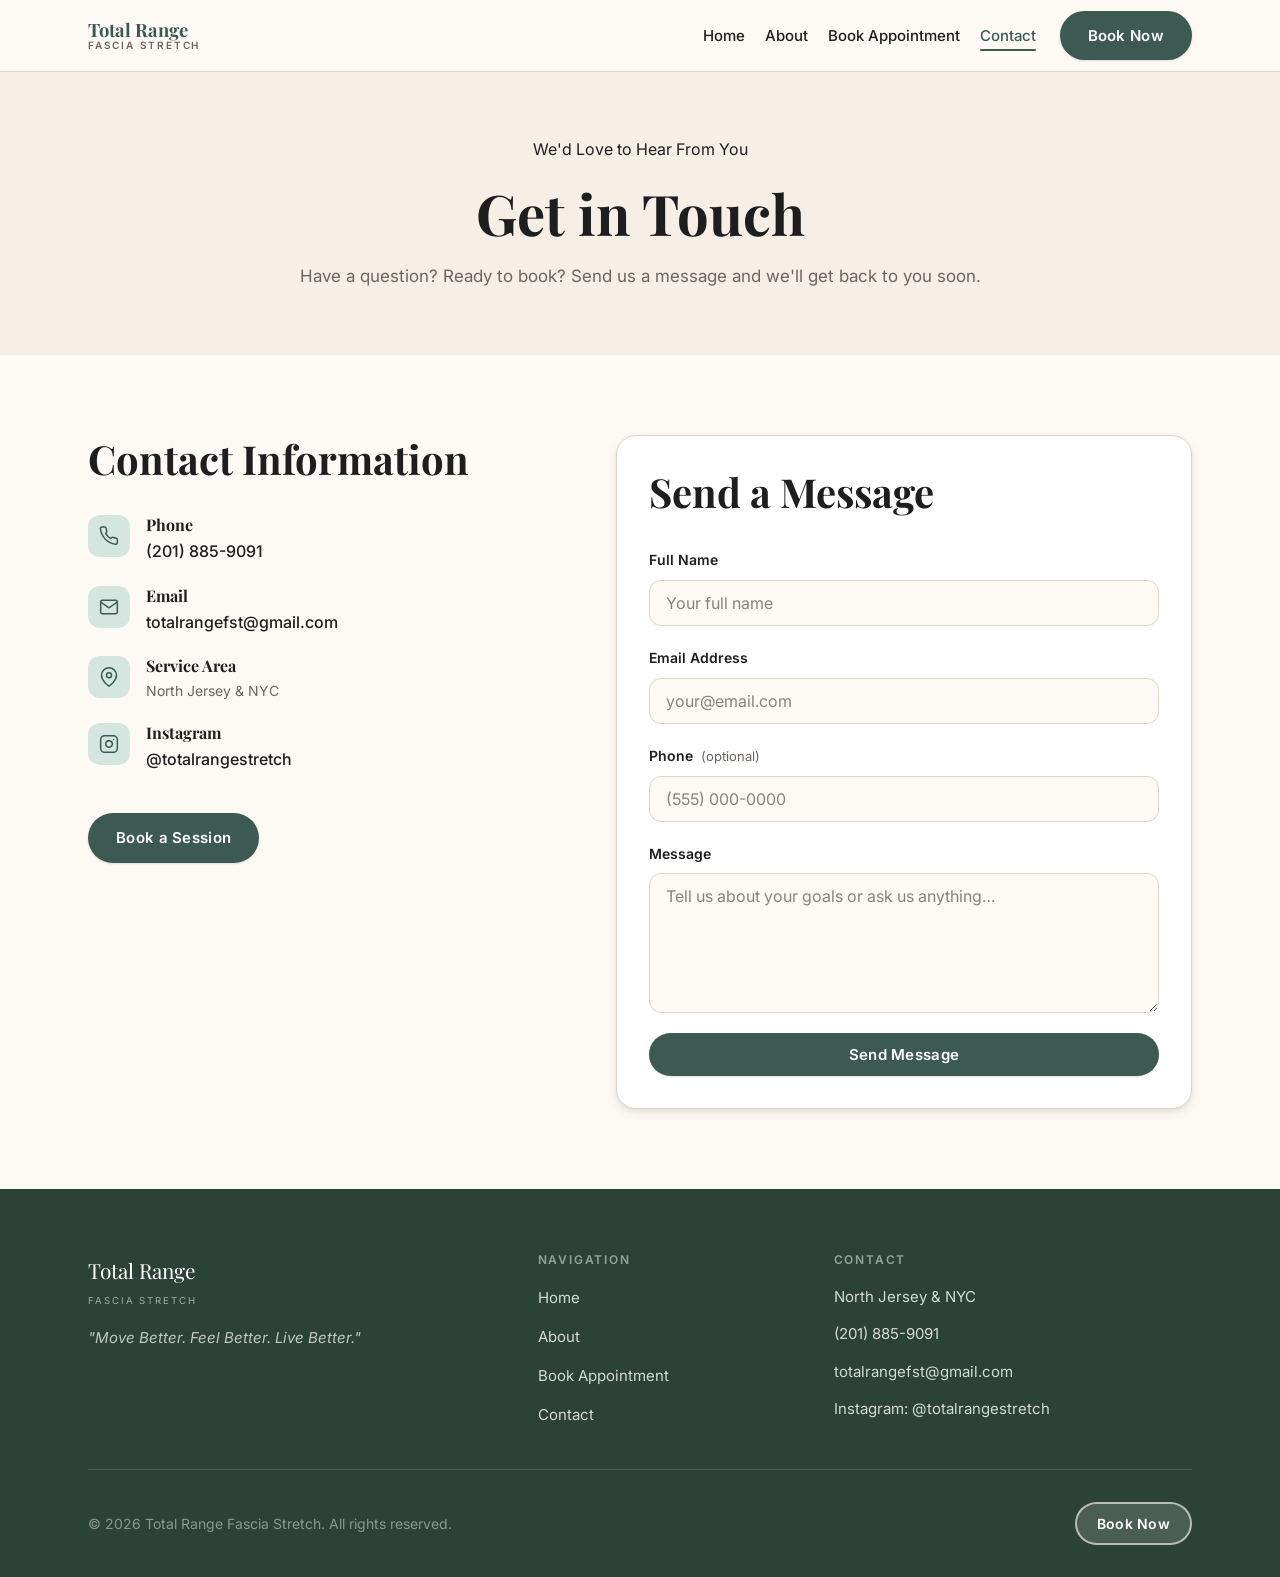
<file: contact/index.html>
<!DOCTYPE html>
<html lang="en">
<head>
  <meta charset="UTF-8" />
  <meta name="viewport" content="width=device-width, initial-scale=1.0" />
  <title>Contact Us | Total Range Fascia Stretch</title>
  <meta name="description" content="Get in touch with Total Range Fascia Stretch. Send us a message, find our contact details, or book your first assisted stretching session today." />

  <!-- Open Graph -->
  <meta property="og:type" content="website" />
  <meta property="og:url" content="https://www.totalrangefst.com/contact" />
  <meta property="og:title" content="Contact Us | Total Range Fascia Stretch" />
  <meta property="og:description" content="Reach out to Total Range Fascia Stretch — we'd love to hear from you." />
  <meta property="og:image" content="https://www.totalrangefst.com/assets/images/IMG_0314.webp" />

  <!-- Twitter Card -->
  <meta name="twitter:card" content="summary_large_image" />
  <meta name="twitter:title" content="Contact Us | Total Range Fascia Stretch" />
  <meta name="twitter:description" content="Reach out to Total Range Fascia Stretch." />
  <meta name="twitter:image" content="https://www.totalrangefst.com/assets/images/IMG_0314.webp" />

  <link rel="icon" type="image/svg+xml" href="/assets/icons/favicon.svg" />
  <link rel="preconnect" href="https://fonts.googleapis.com" />
  <link rel="preconnect" href="https://fonts.gstatic.com" crossorigin />
  <link href="https://fonts.googleapis.com/css2?family=Inter:wght@400;500;600&family=Playfair+Display:ital,wght@0,400;0,700;1,400&display=swap" rel="stylesheet" />
  <link rel="stylesheet" href="/css/styles.css" />
</head>
<body>

  <!-- ==================== HEADER ==================== -->
  <header class="site-header" role="banner">
    <div class="container header-inner">
      <a href="/" class="site-logo" aria-label="Total Range Fascia Stretch — Home">
        <span class="wordmark-main">Total Range</span>
        <span class="wordmark-sub">Fascia Stretch</span>
      </a>
      <nav class="main-nav" aria-label="Main navigation">
        <ul class="nav-links">
          <li><a href="/">Home</a></li>
          <li><a href="/about">About</a></li>
          <li><a href="/appointments">Book Appointment</a></li>
          <li><a href="/contact">Contact</a></li>
        </ul>
        <a href="/appointments" class="btn btn-primary" id="header-book-btn">Book Now</a>
      </nav>
      <button class="nav-toggle" id="nav-toggle" aria-label="Toggle navigation menu" aria-expanded="false" aria-controls="mobile-nav">
        <span></span><span></span><span></span>
      </button>
    </div>
  </header>

  <nav class="mobile-nav" id="mobile-nav" aria-label="Mobile navigation">
    <a href="/">Home</a>
    <a href="/about">About</a>
    <a href="/appointments">Book Appointment</a>
    <a href="/contact">Contact</a>
    <a href="/appointments" class="btn btn-primary">Book Now</a>
  </nav>

  <main id="main-content">

    <!-- ==================== CONTACT HERO ==================== -->
    <section class="appt-hero" aria-label="Page header">
      <div class="container">
        <span class="section-header eyebrow" style="display:block;margin-bottom:1rem;">We'd Love to Hear From You</span>
        <h1>Get in Touch</h1>
        <p>Have a question? Ready to book? Send us a message and we'll get back to you soon.</p>
      </div>
    </section>

    <!-- ==================== CONTACT BODY ==================== -->
    <section class="section" aria-labelledby="contact-heading">
      <div class="container">
        <div class="contact-grid">

          <!-- ---- Left: Info ---- -->
          <div class="contact-info reveal">
            <h2 id="contact-heading">Contact Information</h2>

            <div class="contact-details" style="margin-top:2rem;">

              <div class="contact-detail">
                <div class="contact-detail-icon" aria-hidden="true">
                  <svg xmlns="http://www.w3.org/2000/svg" viewBox="0 0 24 24" fill="none" stroke="currentColor" stroke-width="1.8" stroke-linecap="round" stroke-linejoin="round">
                    <path d="M22 16.92v3a2 2 0 0 1-2.18 2 19.79 19.79 0 0 1-8.63-3.07A19.5 19.5 0 0 1 4.69 12a19.79 19.79 0 0 1-3.07-8.67A2 2 0 0 1 3.6 1.27h3a2 2 0 0 1 2 1.72c.127.96.361 1.903.7 2.81a2 2 0 0 1-.45 2.11L7.91 8.91a16 16 0 0 0 6.16 6.16l1.01-.9a2 2 0 0 1 2.11-.45c.907.339 1.85.573 2.81.7A2 2 0 0 1 22 16.92z"/>
                  </svg>
                </div>
                <div class="contact-detail-text">
                  <h3 style="font-size:1rem;margin-bottom:0.25rem;">Phone</h3>
                  <a href="tel:2018859091">(201) 885-9091</a>
                </div>
              </div>

              <div class="contact-detail">
                <div class="contact-detail-icon" aria-hidden="true">
                  <svg xmlns="http://www.w3.org/2000/svg" viewBox="0 0 24 24" fill="none" stroke="currentColor" stroke-width="1.8" stroke-linecap="round" stroke-linejoin="round">
                    <path d="M4 4h16c1.1 0 2 .9 2 2v12c0 1.1-.9 2-2 2H4c-1.1 0-2-.9-2-2V6c0-1.1.9-2 2-2z"/>
                    <polyline points="22,6 12,13 2,6"/>
                  </svg>
                </div>
                <div class="contact-detail-text">
                  <h3 style="font-size:1rem;margin-bottom:0.25rem;">Email</h3>
                  <a href="mailto:totalrangefst@gmail.com">totalrangefst@gmail.com</a>
                </div>
              </div>

              <div class="contact-detail">
                <div class="contact-detail-icon" aria-hidden="true">
                  <svg xmlns="http://www.w3.org/2000/svg" viewBox="0 0 24 24" fill="none" stroke="currentColor" stroke-width="1.8" stroke-linecap="round" stroke-linejoin="round">
                    <path d="M21 10c0 7-9 13-9 13s-9-6-9-13a9 9 0 0 1 18 0z"/>
                    <circle cx="12" cy="10" r="3"/>
                  </svg>
                </div>
                <div class="contact-detail-text">
                  <h3 style="font-size:1rem;margin-bottom:0.25rem;">Service Area</h3>
                  <p>North Jersey &amp; NYC</p>
                </div>
              </div>

              <div class="contact-detail">
                <div class="contact-detail-icon" aria-hidden="true">
                  <svg xmlns="http://www.w3.org/2000/svg" viewBox="0 0 24 24" fill="none" stroke="currentColor" stroke-width="1.8" stroke-linecap="round" stroke-linejoin="round">
                    <rect x="2" y="2" width="20" height="20" rx="5" ry="5"/>
                    <path d="M16 11.37A4 4 0 1 1 12.63 8 4 4 0 0 1 16 11.37z"/>
                    <line x1="17.5" y1="6.5" x2="17.51" y2="6.5"/>
                  </svg>
                </div>
                <div class="contact-detail-text">
                  <h3 style="font-size:1rem;margin-bottom:0.25rem;">Instagram</h3>
                  <a href="https://www.instagram.com/totalrangestretch" target="_blank" rel="noopener noreferrer" aria-label="Follow us on Instagram (opens in new tab)">@totalrangestretch</a>
                </div>
              </div>

            </div>

            <div style="margin-top:2.5rem;">
              <a href="/appointments" class="btn btn-primary" id="contact-book-btn">Book a Session</a>
            </div>
          </div>

          <!-- ---- Right: Form ---- -->
          <div class="contact-form-card reveal reveal-delay-1">
            <h2>Send a Message</h2>

            <div id="form-success" class="form-success" role="alert" aria-live="polite">
              <div class="success-icon" aria-hidden="true">
                <svg xmlns="http://www.w3.org/2000/svg" viewBox="0 0 24 24" fill="none" stroke="currentColor" stroke-width="2" stroke-linecap="round" stroke-linejoin="round">
                  <polyline points="20 6 9 17 4 12"/>
                </svg>
              </div>
              <h3>Message Sent!</h3>
              <p>Thank you for reaching out. We'll get back to you as soon as possible.</p>
            </div>

            <div id="form-inner">
              <form
                id="contact-form"
                action="https://formspree.io/f/mqpangbl"
                method="POST"
                novalidate
                aria-label="Contact form"
              >
                <div class="form-group">
                  <label for="name">Full Name</label>
                  <input
                    type="text"
                    id="name"
                    name="name"
                    placeholder="Your full name"
                    autocomplete="name"
                    required
                    aria-required="true"
                    aria-describedby="name-error"
                  />
                  <span id="name-error" class="field-error" role="alert">Please enter your name (at least 2 characters).</span>
                </div>

                <div class="form-group">
                  <label for="email">Email Address</label>
                  <input
                    type="email"
                    id="email"
                    name="email"
                    placeholder="your@email.com"
                    autocomplete="email"
                    required
                    aria-required="true"
                    aria-describedby="email-error"
                  />
                  <span id="email-error" class="field-error" role="alert">Please enter a valid email address.</span>
                </div>

                <div class="form-group">
                  <label for="phone">Phone <span class="optional">(optional)</span></label>
                  <input
                    type="tel"
                    id="phone"
                    name="phone"
                    placeholder="(555) 000-0000"
                    autocomplete="tel"
                  />
                </div>

                <div class="form-group">
                  <label for="message">Message</label>
                  <textarea
                    id="message"
                    name="message"
                    placeholder="Tell us about your goals or ask us anything…"
                    rows="5"
                    required
                    aria-required="true"
                    aria-describedby="message-error"
                  ></textarea>
                  <span id="message-error" class="field-error" role="alert">Please enter a message (at least 10 characters).</span>
                </div>

                <button type="submit" class="btn btn-primary form-submit" id="contact-submit-btn">
                  Send Message
                </button>
              </form>
            </div>
          </div>

        </div>
      </div>
    </section>

  </main>

  <!-- ==================== FOOTER ==================== -->
  <footer class="site-footer" role="contentinfo">
    <div class="container">
      <div class="footer-grid">
        <div class="footer-brand">
          <span class="wordmark-main">Total Range</span>
          <span class="wordmark-sub">Fascia Stretch</span>
          <p class="tagline">"Move Better. Feel Better. Live Better."</p>
        </div>
        <nav class="footer-nav" aria-label="Footer navigation">
          <h4>Navigation</h4>
          <ul>
            <li><a href="/">Home</a></li>
            <li><a href="/about">About</a></li>
            <li><a href="/appointments">Book Appointment</a></li>
            <li><a href="/contact">Contact</a></li>
          </ul>
        </nav>
        <div class="footer-contact">
          <h4>Contact</h4>
          <address>
            <span>North Jersey &amp; NYC</span>
            <a href="tel:2018859091">(201) 885-9091</a>
            <a href="mailto:totalrangefst@gmail.com">totalrangefst@gmail.com</a>
            <a href="https://www.instagram.com/totalrangestretch" target="_blank" rel="noopener noreferrer" aria-label="Instagram (opens in new tab)">Instagram: @totalrangestretch</a>
          </address>
        </div>
      </div>
      <div class="footer-bottom">
        <p>&copy; <span id="copyright-year">2025</span> Total Range Fascia Stretch. All rights reserved.</p>
        <a href="/appointments" class="btn btn-ghost" style="padding:0.5rem 1.25rem;font-size:0.875rem;" id="footer-book-btn">Book Now</a>
      </div>
    </div>
  </footer>

  <script src="/js/main.js"></script>
</body>
</html>
</file>
<file: css/styles.css>
/* =============================================
   Total Range Fascia Stretch — Global Stylesheet
   Palette: warm neutrals + deep sage accent
   Fonts: Playfair Display (headings) + Inter (body)
   ============================================= */

/* ---------- Google Fonts ---------- */
@import url('https://fonts.googleapis.com/css2?family=Inter:wght@400;500;600&family=Playfair+Display:ital,wght@0,400;0,700;1,400&display=swap');

/* ---------- Custom Properties ---------- */
:root {
  /* Colors */
  --color-bg:           #FDFAF6;
  --color-surface:      #F5EFE6;
  --color-surface-alt:  #EDE5D8;
  --color-accent:       #3D5A52;
  --color-accent-dark:  #2C4238;
  --color-accent-light: #D4E6DF;
  --color-text:         #1E1E1E;
  --color-text-muted:   #6B6560;
  --color-border:       #DDD5C8;
  --color-white:        #FFFFFF;
  --color-error:        #C0392B;
  --color-success:      #2C7A5A;

  /* Typography */
  --font-heading: 'Playfair Display', Georgia, serif;
  --font-body:    'Inter', system-ui, -apple-system, sans-serif;

  /* Spacing scale */
  --space-1:  0.25rem;   /* 4px  */
  --space-2:  0.5rem;    /* 8px  */
  --space-3:  0.75rem;   /* 12px */
  --space-4:  1rem;      /* 16px */
  --space-5:  1.25rem;   /* 20px */
  --space-6:  1.5rem;    /* 24px */
  --space-8:  2rem;      /* 32px */
  --space-10: 2.5rem;    /* 40px */
  --space-12: 3rem;      /* 48px */
  --space-16: 4rem;      /* 64px */
  --space-20: 5rem;      /* 80px */
  --space-24: 6rem;      /* 96px */

  /* Border radius */
  --radius-sm:   0.375rem;
  --radius-md:   0.75rem;
  --radius-lg:   1.25rem;
  --radius-xl:   2rem;
  --radius-full: 9999px;

  /* Shadows */
  --shadow-sm:  0 1px 3px rgba(0,0,0,0.08), 0 1px 2px rgba(0,0,0,0.05);
  --shadow-md:  0 4px 12px rgba(0,0,0,0.08), 0 2px 4px rgba(0,0,0,0.05);
  --shadow-lg:  0 12px 32px rgba(0,0,0,0.10), 0 4px 8px rgba(0,0,0,0.06);

  /* Transitions */
  --transition-fast:   150ms ease;
  --transition-base:   250ms ease;
  --transition-slow:   400ms ease;

  /* Layout */
  --container-max: 1200px;
  --container-pad: var(--space-6);
  --header-height: 72px;
}

/* ---------- Reset ---------- */
*,
*::before,
*::after {
  box-sizing: border-box;
  margin: 0;
  padding: 0;
}

html {
  font-size: 16px;
  scroll-behavior: smooth;
  -webkit-text-size-adjust: 100%;
}

body {
  font-family: var(--font-body);
  font-size: 1rem;
  line-height: 1.7;
  color: var(--color-text);
  background-color: var(--color-bg);
  -webkit-font-smoothing: antialiased;
  -moz-osx-font-smoothing: grayscale;
}

img, video {
  max-width: 100%;
  height: auto;
  display: block;
}

a {
  color: var(--color-accent);
  text-decoration: none;
  transition: color var(--transition-fast);
}
a:hover { color: var(--color-accent-dark); }
a:focus-visible {
  outline: 3px solid var(--color-accent);
  outline-offset: 3px;
  border-radius: var(--radius-sm);
}

ul, ol { list-style: none; }
button { cursor: pointer; font-family: inherit; border: none; background: none; }
input, textarea, select { font-family: inherit; }

/* ---------- Typography ---------- */
h1, h2, h3, h4, h5, h6 {
  font-family: var(--font-heading);
  line-height: 1.2;
  color: var(--color-text);
  font-weight: 700;
}
h1 { font-size: clamp(2.2rem, 5vw, 3.5rem); }
h2 { font-size: clamp(1.7rem, 3.5vw, 2.5rem); }
h3 { font-size: clamp(1.25rem, 2.5vw, 1.6rem); }
h4 { font-size: 1.15rem; }

p { max-width: 68ch; }

/* ---------- Layout Utilities ---------- */
.container {
  width: 100%;
  max-width: var(--container-max);
  margin-inline: auto;
  padding-inline: var(--container-pad);
}

.section {
  padding-block: var(--space-20);
}

.section--alt { background-color: var(--color-surface); }

/* ---------- Buttons ---------- */
.btn {
  display: inline-flex;
  align-items: center;
  gap: var(--space-2);
  padding: 0.75rem 1.75rem;
  font-family: var(--font-body);
  font-size: 0.9375rem;
  font-weight: 600;
  letter-spacing: 0.02em;
  border-radius: var(--radius-full);
  transition: background-color var(--transition-base),
              color var(--transition-base),
              box-shadow var(--transition-base),
              transform var(--transition-fast);
  white-space: nowrap;
  text-align: center;
}
.btn:focus-visible {
  outline: 3px solid var(--color-accent);
  outline-offset: 3px;
}
.btn:active { transform: translateY(1px); }

/* Primary — filled accent */
.btn-primary {
  background-color: var(--color-accent);
  color: var(--color-white);
  box-shadow: var(--shadow-sm);
}
.btn-primary:hover {
  background-color: var(--color-accent-dark);
  color: var(--color-white);
  box-shadow: var(--shadow-md);
  transform: translateY(-1px);
}

/* Secondary — outlined */
.btn-secondary {
  background-color: transparent;
  color: var(--color-accent);
  border: 2px solid var(--color-accent);
}
.btn-secondary:hover {
  background-color: var(--color-accent);
  color: var(--color-white);
  transform: translateY(-1px);
}

/* Ghost — on dark/accent backgrounds */
.btn-ghost {
  background-color: rgba(255,255,255,0.15);
  color: var(--color-white);
  border: 2px solid rgba(255,255,255,0.6);
  backdrop-filter: blur(4px);
}
.btn-ghost:hover {
  background-color: var(--color-white);
  color: var(--color-accent);
}

/* ---------- Header & Navigation ---------- */
.site-header {
  position: sticky;
  top: 0;
  z-index: 100;
  height: var(--header-height);
  background-color: rgba(253,250,246,0.92);
  backdrop-filter: blur(12px);
  -webkit-backdrop-filter: blur(12px);
  border-bottom: 1px solid var(--color-border);
  transition: box-shadow var(--transition-base);
}
.site-header.scrolled {
  box-shadow: var(--shadow-md);
}

.header-inner {
  height: 100%;
  display: flex;
  align-items: center;
  justify-content: space-between;
  gap: var(--space-8);
}

/* Wordmark */
.site-logo {
  text-decoration: none;
  display: flex;
  flex-direction: column;
  gap: 1px;
}
.site-logo .wordmark-main {
  font-family: var(--font-heading);
  font-size: 1.15rem;
  font-weight: 700;
  color: var(--color-accent);
  line-height: 1;
}
.site-logo .wordmark-sub {
  font-family: var(--font-body);
  font-size: 0.625rem;
  font-weight: 600;
  letter-spacing: 0.18em;
  text-transform: uppercase;
  color: var(--color-text-muted);
  line-height: 1;
}
.site-logo:hover .wordmark-main { color: var(--color-accent-dark); }
.site-logo:focus-visible {
  outline: 3px solid var(--color-accent);
  outline-offset: 4px;
  border-radius: var(--radius-sm);
}

/* Desktop nav */
.main-nav {
  display: flex;
  align-items: center;
  gap: var(--space-6);
}
.nav-links {
  display: flex;
  align-items: center;
  gap: var(--space-5);
}
.nav-links a {
  font-size: 0.9375rem;
  font-weight: 500;
  color: var(--color-text);
  position: relative;
  padding-block: var(--space-1);
}
.nav-links a::after {
  content: '';
  position: absolute;
  bottom: -2px;
  left: 0;
  width: 0;
  height: 2px;
  background-color: var(--color-accent);
  transition: width var(--transition-base);
  border-radius: var(--radius-full);
}
.nav-links a:hover,
.nav-links a[aria-current="page"] {
  color: var(--color-accent);
}
.nav-links a:hover::after,
.nav-links a[aria-current="page"]::after {
  width: 100%;
}

/* Hamburger */
.nav-toggle {
  display: none;
  flex-direction: column;
  justify-content: center;
  gap: 5px;
  width: 40px;
  height: 40px;
  padding: var(--space-2);
  border-radius: var(--radius-sm);
  transition: background-color var(--transition-fast);
}
.nav-toggle:hover { background-color: var(--color-surface); }
.nav-toggle:focus-visible {
  outline: 3px solid var(--color-accent);
  outline-offset: 2px;
}
.nav-toggle span {
  display: block;
  height: 2px;
  background-color: var(--color-text);
  border-radius: var(--radius-full);
  transition: transform var(--transition-base), opacity var(--transition-base), width var(--transition-base);
}
.nav-toggle span:nth-child(1) { width: 24px; }
.nav-toggle span:nth-child(2) { width: 18px; }
.nav-toggle span:nth-child(3) { width: 24px; }

/* Hamburger open state */
.nav-toggle[aria-expanded="true"] span:nth-child(1) {
  transform: translateY(7px) rotate(45deg);
  width: 24px;
}
.nav-toggle[aria-expanded="true"] span:nth-child(2) {
  opacity: 0;
  transform: scaleX(0);
}
.nav-toggle[aria-expanded="true"] span:nth-child(3) {
  transform: translateY(-7px) rotate(-45deg);
  width: 24px;
}

/* Mobile nav drawer */
.mobile-nav {
  display: none;
  position: fixed;
  inset: var(--header-height) 0 0 0;
  background-color: var(--color-bg);
  padding: var(--space-8) var(--space-6);
  flex-direction: column;
  gap: var(--space-4);
  overflow-y: auto;
  z-index: 99;
  transform: translateX(100%);
  transition: transform var(--transition-slow);
}
.mobile-nav.is-open {
  transform: translateX(0);
}
.mobile-nav a {
  font-size: 1.25rem;
  font-weight: 500;
  color: var(--color-text);
  padding: var(--space-3) 0;
  border-bottom: 1px solid var(--color-border);
  display: block;
}
.mobile-nav a:hover,
.mobile-nav a[aria-current="page"] {
  color: var(--color-accent);
}
.mobile-nav .btn {
  margin-top: var(--space-4);
  width: 100%;
  justify-content: center;
}

/* ---------- Footer ---------- */
.site-footer {
  background-color: var(--color-accent-dark);
  color: rgba(255,255,255,0.85);
  padding-block: var(--space-16) var(--space-8);
}

.footer-grid {
  display: grid;
  grid-template-columns: 1fr;
  gap: var(--space-10);
  padding-bottom: var(--space-10);
  border-bottom: 1px solid rgba(255,255,255,0.15);
}

.footer-brand .wordmark-main {
  font-family: var(--font-heading);
  font-size: 1.3rem;
  color: var(--color-white);
  display: block;
  margin-bottom: var(--space-1);
}
.footer-brand .wordmark-sub {
  font-family: var(--font-body);
  font-size: 0.6rem;
  letter-spacing: 0.2em;
  text-transform: uppercase;
  color: rgba(255,255,255,0.55);
  display: block;
  margin-bottom: var(--space-4);
}
.footer-brand .tagline {
  font-style: italic;
  color: rgba(255,255,255,0.7);
  font-size: 0.9375rem;
}

.footer-nav h4,
.footer-contact h4 {
  font-family: var(--font-body);
  font-size: 0.75rem;
  font-weight: 600;
  letter-spacing: 0.15em;
  text-transform: uppercase;
  color: rgba(255,255,255,0.5);
  margin-bottom: var(--space-4);
}

.footer-nav ul {
  display: flex;
  flex-direction: column;
  gap: var(--space-3);
}
.footer-nav a {
  color: rgba(255,255,255,0.8);
  font-size: 0.9375rem;
  transition: color var(--transition-fast);
}
.footer-nav a:hover { color: var(--color-white); }

.footer-contact address {
  font-style: normal;
  display: flex;
  flex-direction: column;
  gap: var(--space-3);
  font-size: 0.9375rem;
  color: rgba(255,255,255,0.8);
}
.footer-contact a {
  color: rgba(255,255,255,0.8);
}
.footer-contact a:hover { color: var(--color-white); }

.footer-bottom {
  display: flex;
  flex-wrap: wrap;
  align-items: center;
  justify-content: space-between;
  gap: var(--space-4);
  padding-top: var(--space-8);
  font-size: 0.875rem;
  color: rgba(255,255,255,0.45);
}

/* ---------- Scroll Fade-In Animations ---------- */
.reveal {
  opacity: 0;
  transform: translateY(28px);
  transition: opacity 0.65s ease, transform 0.65s ease;
}
.reveal.is-visible {
  opacity: 1;
  transform: translateY(0);
}
.reveal-delay-1 { transition-delay: 0.1s; }
.reveal-delay-2 { transition-delay: 0.2s; }
.reveal-delay-3 { transition-delay: 0.3s; }
.reveal-delay-4 { transition-delay: 0.4s; }

/* ---------- Hero ---------- */
.hero {
  position: relative;
  min-height: calc(100svh - var(--header-height));
  display: grid;
  place-items: center;
  overflow: hidden;
  background-color: var(--color-surface);
}
.hero-bg {
  position: absolute;
  inset: 0;
  z-index: 0;
}
.hero-bg img {
  width: 100%;
  height: 100%;
  object-fit: cover;
  object-position: center top;
}
.hero-bg::after {
  content: '';
  position: absolute;
  inset: 0;
  background: linear-gradient(
    135deg,
    rgba(29,38,33,0.72) 0%,
    rgba(29,38,33,0.45) 60%,
    rgba(29,38,33,0.20) 100%
  );
}
.hero-content {
  position: relative;
  z-index: 1;
  max-width: 680px;
  padding-block: var(--space-16);
}
.hero-content .eyebrow {
  display: inline-flex;
  align-items: center;
  gap: var(--space-2);
  font-size: 0.8125rem;
  font-weight: 600;
  letter-spacing: 0.15em;
  text-transform: uppercase;
  color: var(--color-accent-light);
  margin-bottom: var(--space-5);
}
.hero-content .eyebrow::before {
  content: '';
  display: inline-block;
  width: 28px;
  height: 1px;
  background-color: var(--color-accent-light);
}
.hero h1 {
  color: var(--color-white);
  margin-bottom: var(--space-6);
}
.hero-lead {
  color: rgba(255,255,255,0.88);
  font-size: 1.0625rem;
  line-height: 1.75;
  margin-bottom: var(--space-8);
}
.hero-checklist {
  display: flex;
  flex-wrap: wrap;
  gap: var(--space-3) var(--space-6);
  margin-bottom: var(--space-10);
}
.hero-checklist li {
  display: flex;
  align-items: center;
  gap: var(--space-2);
  color: rgba(255,255,255,0.9);
  font-size: 0.9375rem;
  font-weight: 500;
}
.hero-checklist li::before {
  content: '';
  display: inline-block;
  width: 18px;
  height: 18px;
  background-color: var(--color-accent-light);
  border-radius: var(--radius-full);
  flex-shrink: 0;
  background-image: url("data:image/svg+xml,%3Csvg xmlns='http://www.w3.org/2000/svg' viewBox='0 0 24 24' fill='none' stroke='%233D5A52' stroke-width='2.5' stroke-linecap='round' stroke-linejoin='round'%3E%3Cpolyline points='20 6 9 17 4 12'/%3E%3C/svg%3E");
  background-repeat: no-repeat;
  background-position: center;
  background-size: 11px;
}
.hero-actions {
  display: flex;
  flex-wrap: wrap;
  gap: var(--space-4);
}

/* ---------- CTA Band ---------- */
.cta-band {
  background: linear-gradient(135deg, var(--color-accent) 0%, var(--color-accent-dark) 100%);
  padding-block: var(--space-16);
  text-align: center;
}
.cta-band h2 {
  color: var(--color-white);
  margin-bottom: var(--space-4);
}
.cta-band p {
  color: rgba(255,255,255,0.85);
  font-size: 1.0625rem;
  margin-inline: auto;
  margin-bottom: var(--space-8);
}

/* ---------- Service Cards ---------- */
.services-grid {
  display: grid;
  grid-template-columns: 1fr;
  gap: var(--space-6);
  margin-top: var(--space-12);
}

.service-card {
  background-color: var(--color-white);
  border: 1px solid var(--color-border);
  border-radius: var(--radius-lg);
  padding: var(--space-8);
  display: flex;
  flex-direction: column;
  gap: var(--space-4);
  box-shadow: var(--shadow-sm);
  transition: box-shadow var(--transition-base), transform var(--transition-base);
}
.service-card:hover {
  box-shadow: var(--shadow-lg);
  transform: translateY(-4px);
}
.service-card-icon {
  width: 48px;
  height: 48px;
  border-radius: var(--radius-md);
  background-color: var(--color-accent-light);
  display: flex;
  align-items: center;
  justify-content: center;
}
.service-card-icon svg {
  width: 24px;
  height: 24px;
  color: var(--color-accent);
  stroke: var(--color-accent);
}
.service-card h3 { margin-bottom: 0; }
.service-card .price {
  font-size: 1.5rem;
  font-weight: 700;
  font-family: var(--font-heading);
  color: var(--color-accent);
}
.service-card p {
  color: var(--color-text-muted);
  flex: 1;
  max-width: 100%;
}
.service-card .btn { align-self: flex-start; }

/* Section header */
.section-header {
  text-align: center;
  max-width: 600px;
  margin-inline: auto;
}
.section-header .eyebrow {
  display: inline-block;
  font-size: 0.75rem;
  font-weight: 600;
  letter-spacing: 0.18em;
  text-transform: uppercase;
  color: var(--color-accent);
  margin-bottom: var(--space-3);
}
.section-header h2 { margin-bottom: var(--space-4); }
.section-header p {
  color: var(--color-text-muted);
  margin-inline: auto;
}

/* ---------- Why We Care ---------- */
.why-grid {
  display: grid;
  grid-template-columns: 1fr;
  gap: var(--space-12);
  align-items: center;
  margin-top: var(--space-12);
}
.why-image {
  border-radius: var(--radius-xl);
  overflow: hidden;
  box-shadow: var(--shadow-lg);
  aspect-ratio: 4/5;
}
.why-image img {
  width: 100%;
  height: 100%;
  object-fit: cover;
}
.why-content .intro-text {
  color: var(--color-text-muted);
  margin-bottom: var(--space-6);
  max-width: 100%;
}
.why-list {
  display: flex;
  flex-direction: column;
  gap: var(--space-3);
  margin-bottom: var(--space-6);
}
.why-list li {
  display: flex;
  gap: var(--space-3);
  align-items: flex-start;
}
.why-list li::before {
  content: '';
  width: 22px;
  height: 22px;
  flex-shrink: 0;
  border-radius: var(--radius-full);
  background-color: var(--color-accent);
  margin-top: 2px;
  background-image: url("data:image/svg+xml,%3Csvg xmlns='http://www.w3.org/2000/svg' viewBox='0 0 24 24' fill='none' stroke='white' stroke-width='2.5' stroke-linecap='round' stroke-linejoin='round'%3E%3Cpolyline points='20 6 9 17 4 12'/%3E%3C/svg%3E");
  background-repeat: no-repeat;
  background-position: center;
  background-size: 12px;
}
.why-closing {
  font-style: italic;
  font-family: var(--font-heading);
  font-size: 1.05rem;
  color: var(--color-accent);
}

/* ---------- Instagram CTA ---------- */
.instagram-section {
  background-color: var(--color-surface);
  text-align: center;
  padding-block: var(--space-16);
}
.instagram-section h2 { margin-bottom: var(--space-4); }
.instagram-section p {
  color: var(--color-text-muted);
  margin-inline: auto;
  margin-bottom: var(--space-8);
}
.instagram-icon {
  display: inline-flex;
  align-items: center;
  gap: var(--space-2);
}

/* ---------- About Page ---------- */
.about-hero {
  background-color: var(--color-surface);
  padding-block: var(--space-20);
  text-align: center;
}
.about-hero h1 { margin-bottom: var(--space-4); }
.about-hero .subtitle {
  font-size: 1.125rem;
  color: var(--color-text-muted);
  margin-inline: auto;
}

.about-grid {
  display: grid;
  grid-template-columns: 1fr;
  gap: var(--space-12);
  align-items: center;
}
.about-image {
  border-radius: var(--radius-xl);
  overflow: hidden;
  box-shadow: var(--shadow-lg);
  aspect-ratio: 1 / 1;
  background-color: var(--color-white);
  display: flex;
  align-items: center;
  justify-content: center;
}
.about-image img {
  width: 100%;
  height: 100%;
  object-fit: contain;
  object-position: center;
  padding: var(--space-8);
}
.about-content p {
  color: var(--color-text-muted);
  margin-bottom: var(--space-5);
  max-width: 100%;
}
.about-content p:last-of-type { margin-bottom: var(--space-8); }
.about-closing {
  font-family: var(--font-heading);
  font-style: italic;
  font-size: 1.15rem;
  color: var(--color-accent);
  margin-bottom: var(--space-8) !important;
}

/* ---------- Appointments Page ---------- */
.appt-hero {
  background-color: var(--color-surface);
  padding-block: var(--space-16);
  text-align: center;
}
.appt-hero h1 { margin-bottom: var(--space-4); }
.appt-hero p {
  color: var(--color-text-muted);
  font-size: 1.0625rem;
  margin-inline: auto;
}

.booking-container {
  background-color: var(--color-bg);
  border-radius: var(--radius-lg);
  padding: var(--space-4);
  max-width: 900px;
  margin-inline: auto;
  margin-top: var(--space-12);
  text-align: center;
}
.booking-embed-slot {
  width: 100%;
  margin-bottom: var(--space-8);
}
.booking-embed-slot iframe {
  width: 100% !important;
  min-height: 800px !important;
  border: none !important;
}
.booking-fallback {
  padding-top: var(--space-4);
  border-top: 1px solid var(--color-border);
}
.booking-fallback p {
  font-size: 0.875rem;
  color: var(--color-text-muted);
  margin-inline: auto;
  margin-bottom: var(--space-4);
}

.what-to-expect {
  background-color: var(--color-surface);
  border-radius: var(--radius-lg);
  padding: var(--space-8);
  margin-top: var(--space-12);
  max-width: 800px;
  margin-inline: auto;
}
.what-to-expect h3 { margin-bottom: var(--space-6); }
.expect-items {
  display: grid;
  grid-template-columns: 1fr;
  gap: var(--space-4);
}
.expect-item {
  display: flex;
  gap: var(--space-4);
  align-items: flex-start;
}
.expect-item-icon {
  width: 40px;
  height: 40px;
  border-radius: var(--radius-md);
  background-color: var(--color-accent-light);
  display: flex;
  align-items: center;
  justify-content: center;
  flex-shrink: 0;
}
.expect-item-icon svg {
  width: 20px;
  height: 20px;
  stroke: var(--color-accent);
}
.expect-item-text h4 { font-size: 1rem; margin-bottom: var(--space-1); }
.expect-item-text p { font-size: 0.9375rem; color: var(--color-text-muted); max-width: 100%; }

/* ---------- Contact Page ---------- */
.contact-grid {
  display: grid;
  grid-template-columns: 1fr;
  gap: var(--space-12);
  align-items: start;
}
.contact-info h2 { margin-bottom: var(--space-6); }
.contact-details {
  display: flex;
  flex-direction: column;
  gap: var(--space-5);
}
.contact-detail {
  display: flex;
  gap: var(--space-4);
  align-items: flex-start;
}
.contact-detail-icon {
  width: 42px;
  height: 42px;
  border-radius: var(--radius-md);
  background-color: var(--color-accent-light);
  display: flex;
  align-items: center;
  justify-content: center;
  flex-shrink: 0;
}
.contact-detail-icon svg { width: 20px; height: 20px; stroke: var(--color-accent); }
.contact-detail-text p { font-size: 0.875rem; color: var(--color-text-muted); max-width: 100%; }
.contact-detail-text a { color: var(--color-text); font-weight: 500; }
.contact-detail-text a:hover { color: var(--color-accent); }

/* Contact Form */
.contact-form-card {
  background-color: var(--color-white);
  border: 1px solid var(--color-border);
  border-radius: var(--radius-lg);
  padding: var(--space-8);
  box-shadow: var(--shadow-md);
}
.contact-form-card h2 { margin-bottom: var(--space-8); }

.form-group {
  display: flex;
  flex-direction: column;
  gap: var(--space-2);
  margin-bottom: var(--space-5);
}
.form-group label {
  font-size: 0.875rem;
  font-weight: 600;
  color: var(--color-text);
}
.form-group label .optional {
  font-weight: 400;
  color: var(--color-text-muted);
  font-size: 0.8125rem;
  margin-left: var(--space-1);
}
.form-group input,
.form-group textarea {
  padding: 0.75rem 1rem;
  border: 1.5px solid var(--color-border);
  border-radius: var(--radius-md);
  background-color: var(--color-bg);
  color: var(--color-text);
  font-size: 1rem;
  transition: border-color var(--transition-fast), box-shadow var(--transition-fast);
}
.form-group input::placeholder,
.form-group textarea::placeholder { color: var(--color-text-muted); opacity: 0.8; }
.form-group input:focus,
.form-group textarea:focus {
  outline: none;
  border-color: var(--color-accent);
  box-shadow: 0 0 0 3px rgba(61,90,82,0.15);
}
.form-group input.is-error,
.form-group textarea.is-error {
  border-color: var(--color-error);
}
.form-group .field-error {
  font-size: 0.8125rem;
  color: var(--color-error);
  display: none;
}
.form-group .field-error.is-visible { display: block; }
.form-group textarea { resize: vertical; min-height: 140px; }

.form-submit { width: 100%; justify-content: center; }

.form-success {
  display: none;
  flex-direction: column;
  align-items: center;
  text-align: center;
  gap: var(--space-4);
  padding: var(--space-10) var(--space-6);
}
.form-success.is-visible { display: flex; }
.form-success .success-icon {
  width: 64px;
  height: 64px;
  border-radius: var(--radius-full);
  background-color: var(--color-accent-light);
  display: flex;
  align-items: center;
  justify-content: center;
}
.form-success .success-icon svg { width: 32px; height: 32px; stroke: var(--color-accent); }
.form-success h3 { margin-bottom: 0; }
.form-success p { color: var(--color-text-muted); max-width: 100%; }

/* ---------- 404 Page ---------- */
.not-found {
  min-height: calc(100svh - var(--header-height) - 200px);
  display: flex;
  flex-direction: column;
  align-items: center;
  justify-content: center;
  text-align: center;
  padding-block: var(--space-20);
}
.not-found .error-code {
  font-family: var(--font-heading);
  font-size: clamp(5rem, 15vw, 10rem);
  color: var(--color-accent-light);
  line-height: 1;
  margin-bottom: var(--space-4);
}
.not-found h1 { margin-bottom: var(--space-4); }
.not-found p { color: var(--color-text-muted); margin-inline: auto; margin-bottom: var(--space-10); }
.not-found-actions {
  display: flex;
  flex-wrap: wrap;
  gap: var(--space-4);
  justify-content: center;
}

/* ---------- Responsive ---------- */
@media (min-width: 640px) {
  :root { --container-pad: var(--space-8); }
  .services-grid { grid-template-columns: repeat(2, 1fr); }
  .expect-items { grid-template-columns: repeat(2, 1fr); }
}

@media (min-width: 768px) {
  .footer-grid {
    grid-template-columns: 1.6fr 1fr 1.4fr;
  }
  .why-grid { grid-template-columns: 1fr 1fr; }
  .about-grid { grid-template-columns: 1fr 1.4fr; }
  .contact-grid { grid-template-columns: 1fr 1.2fr; }
  .services-grid { grid-template-columns: repeat(3, 1fr); }
}

@media (max-width: 767px) {
  .nav-toggle { display: flex; }
  .main-nav .nav-links,
  .main-nav .btn { display: none; }
  .mobile-nav { display: flex; }
}

@media (min-width: 768px) {
  .mobile-nav { display: none !important; }
  .nav-toggle { display: none !important; }
}

@media (min-width: 1024px) {
  :root { --container-pad: var(--space-12); }
  .hero-content { padding-block: var(--space-24); }
}

/* ---------- Reduced Motion ---------- */
@media (prefers-reduced-motion: reduce) {
  *, *::before, *::after {
    animation-duration: 0.01ms !important;
    transition-duration: 0.01ms !important;
  }
  .reveal { opacity: 1; transform: none; }
  html { scroll-behavior: auto; }
}

/* ---------- Print ---------- */
@media print {
  .site-header, .site-footer, .cta-band, .instagram-section { display: none; }
}
</file>
